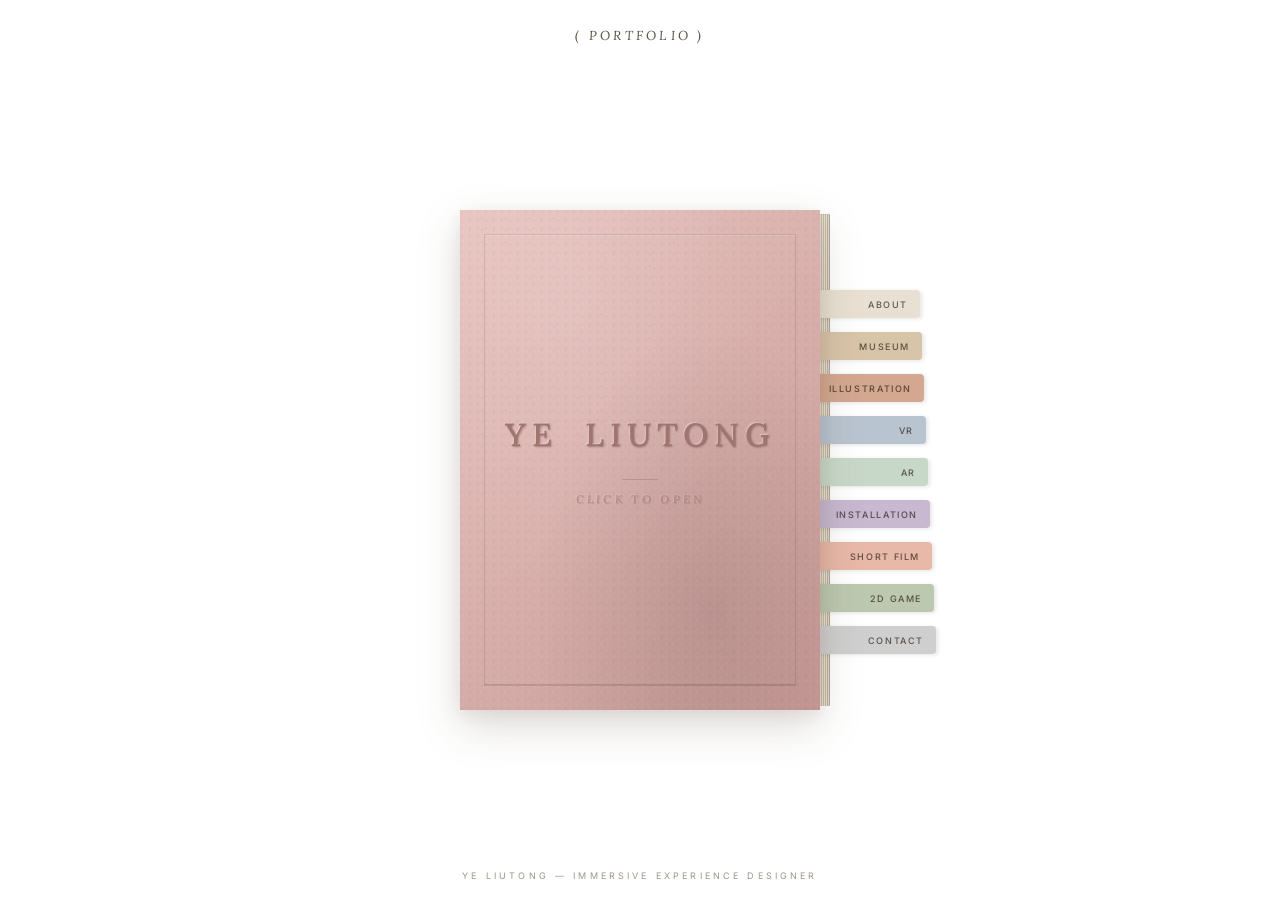
<file: index.html>
<!DOCTYPE html>
<html lang="en">
<head>
<meta charset="UTF-8" />
<meta name="viewport" content="width=device-width, initial-scale=1.0" />
<title>Ye Liutong — Portfolio</title>
<meta name="description" content="Ye Liutong — Immersive Experience Designer. VR, AR, museum digitization, and tactile design for accessibility." />

<link rel="preconnect" href="https://fonts.googleapis.com" />
<link rel="preconnect" href="https://fonts.gstatic.com" crossorigin />
<link href="https://fonts.googleapis.com/css2?family=Lora:ital,wght@0,400;0,500;0,600;0,700;1,400;1,500&family=Inter:wght@400;500;600&display=swap" rel="stylesheet" />

<link rel="stylesheet" href="style.css" />
</head>
<body>

<!-- Mobile / tablet block: shown ONLY on screens < 900px wide. Hides the rest of the site. -->
<div class="mobile-block" aria-hidden="false">
  <p>For the best experience, please open this portfolio on a desktop browser.</p>
</div>

<header class="top-header" aria-hidden="true">
  <span id="current-chapter">( PORTFOLIO )</span>
</header>

<main class="stage">
  <div class="book-shell" id="book-shell">

    <!-- Vertical paper-stack stripes simulating book thickness on left and right -->
    <div class="side-edges-left"  aria-hidden="true"></div>
    <div class="side-edges-right" aria-hidden="true"></div>

    <!-- Always-visible tab strips on the LEFT (already-turned chapters) and RIGHT (upcoming) -->
    <nav class="tab-strip tab-strip--left"  id="tabs-left"  aria-label="Earlier chapters"></nav>
    <nav class="tab-strip tab-strip--right" id="tabs-right" aria-label="Upcoming chapters"></nav>

    <div id="book" class="book"></div>

  </div>
</main>

<footer class="bottom-credit" aria-hidden="true">
  <span>YE LIUTONG &mdash; IMMERSIVE EXPERIENCE DESIGNER</span>
</footer>

<script src="page-flip.browser.js"></script>
<script src="script.js"></script>
</body>
</html>
</file>
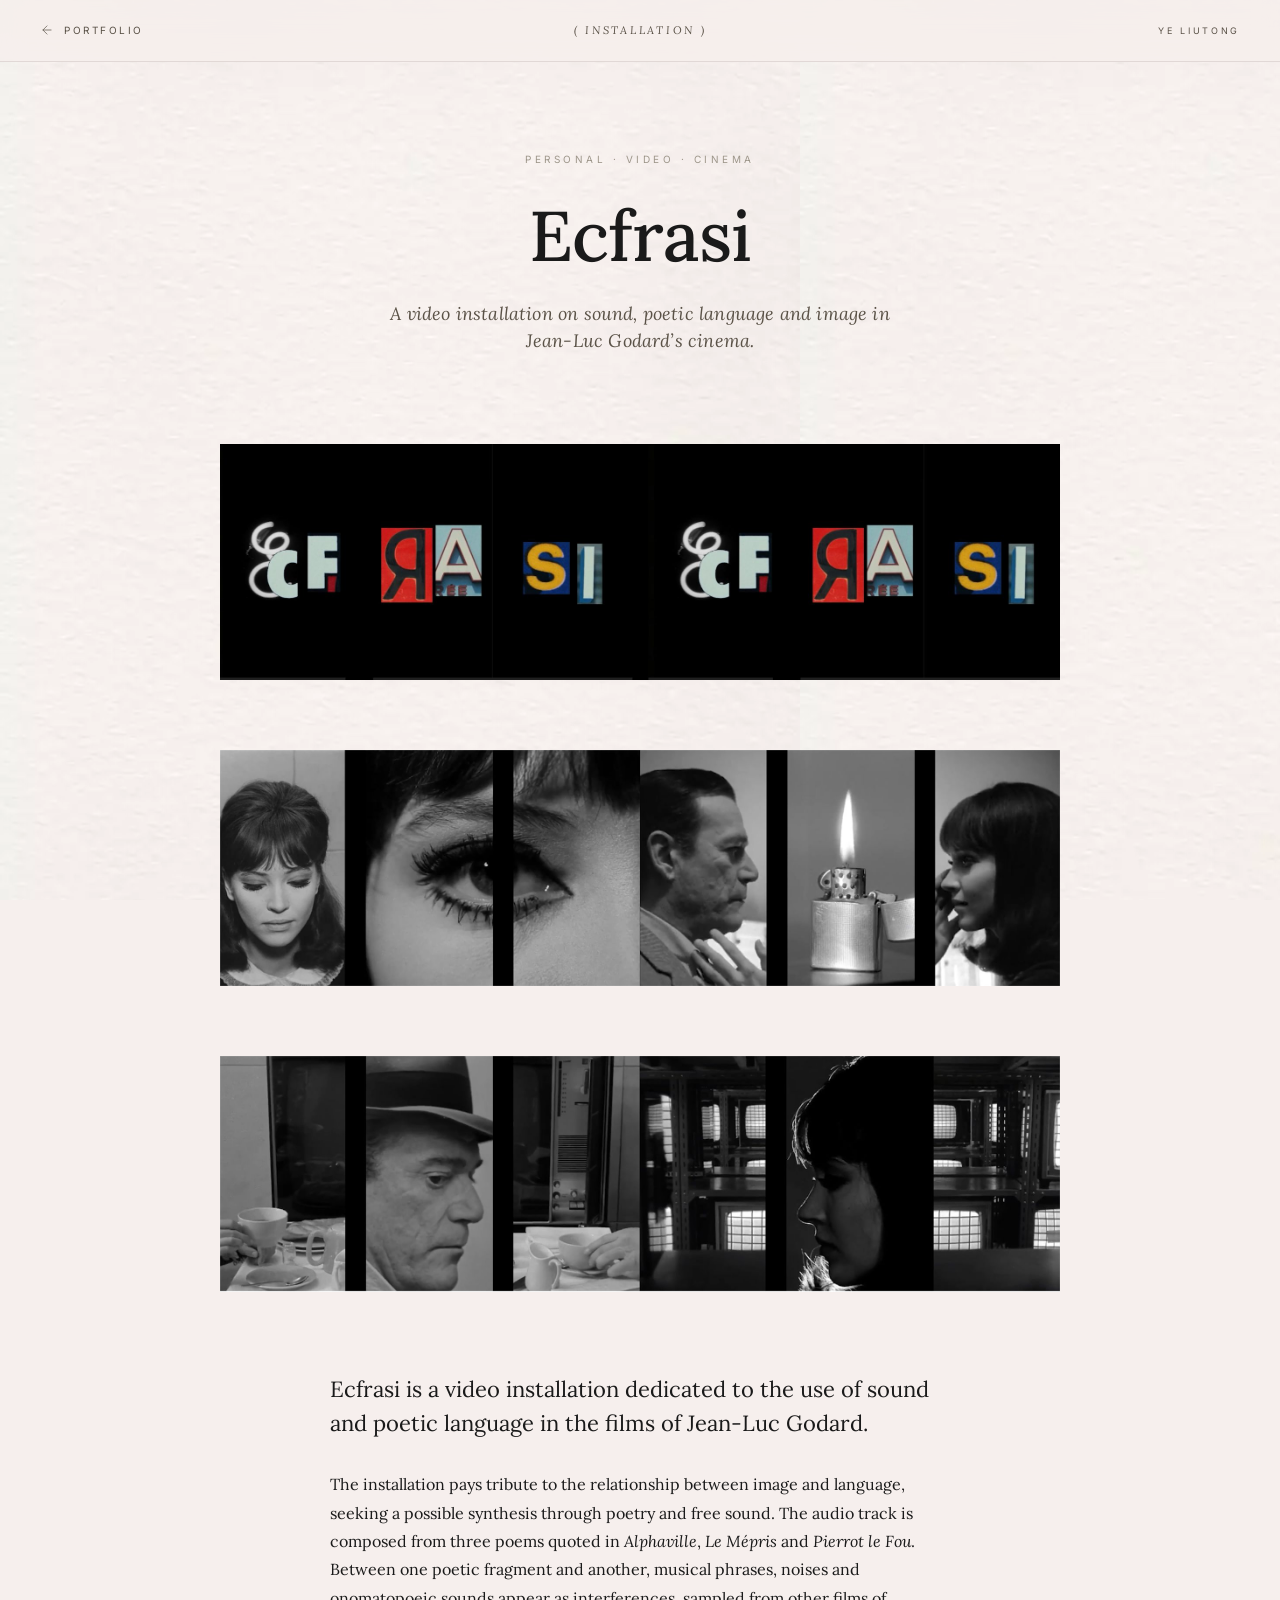
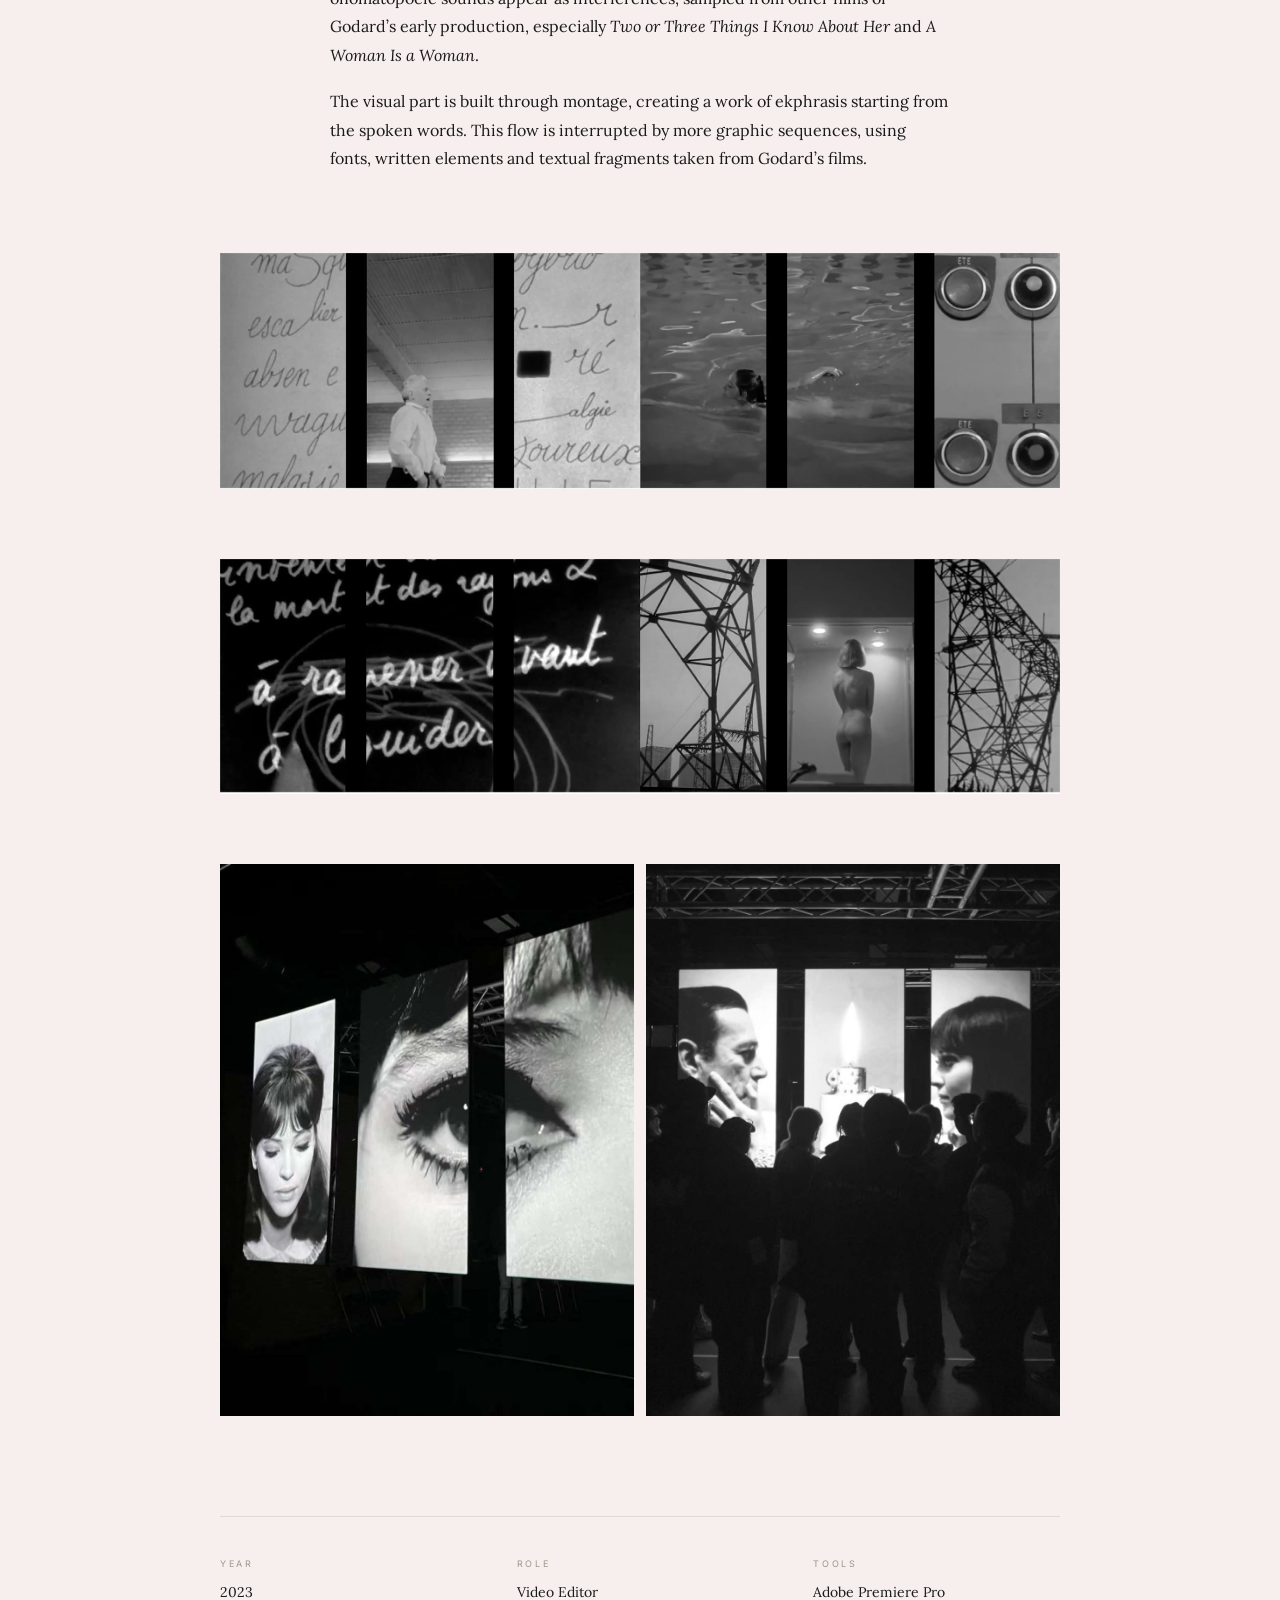
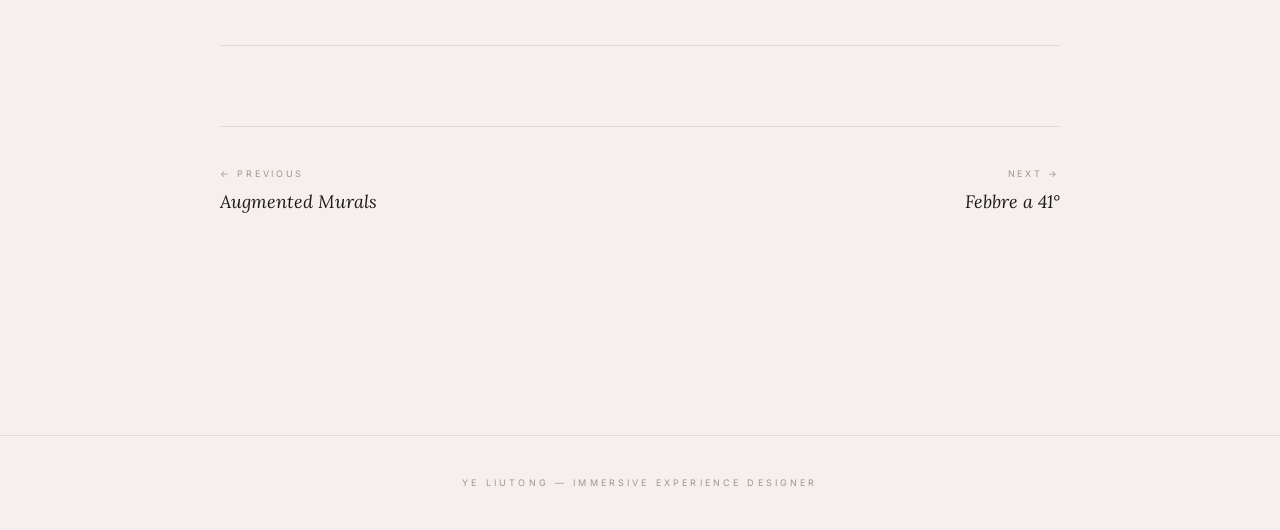
<file: projects/ecfrasi.html>
<!DOCTYPE html>
<html lang="en">
<head>
<meta charset="UTF-8" />
<meta name="viewport" content="width=device-width, initial-scale=1.0" />
<title>Ecfrasi — Ye Liutong</title>

<link rel="preconnect" href="https://fonts.googleapis.com" />
<link rel="preconnect" href="https://fonts.gstatic.com" crossorigin />
<link href="https://fonts.googleapis.com/css2?family=Lora:ital,wght@0,400;0,500;0,600;0,700;1,400;1,500&family=Inter:wght@400;500;600&display=swap" rel="stylesheet" />

<link rel="stylesheet" href="project.css" />
</head>
<body>

<!-- Mobile / tablet lockout: shown only when viewport < 900px -->
<div class="mobile-block">
  <p>For the best experience, please open this portfolio on a desktop browser.</p>
</div>


<header class="proj-header">
  <a class="back-link" href="../index.html" aria-label="Back to portfolio">
    <svg viewBox="0 0 24 24" fill="none" stroke="currentColor" stroke-width="1.2" stroke-linecap="round" stroke-linejoin="round" aria-hidden="true">
      <line x1="19" y1="12" x2="5" y2="12"></line>
      <polyline points="12 19 5 12 12 5"></polyline>
    </svg>
    <span>Portfolio</span>
  </a>
  <span class="proj-chapter">( INSTALLATION )</span>
  <span class="proj-author">YE LIUTONG</span>
</header>

<main class="proj-main">


  <section class="proj-hero">
    <div class="proj-meta">Personal · Video · Cinema</div>
    <h1 class="proj-title">Ecfrasi</h1>
    <p class="proj-tagline">A video installation on sound, poetic language and image in Jean-Luc Godard’s cinema.</p>
  </section>


  <figure class="proj-figure proj-figure--single">
    <img src="../images/ecfrasi0.jpg" alt="" />
    
  </figure>

  <figure class="proj-figure proj-figure--single">
    <img src="../images/ecfrasi1.jpg" alt="" />
    
  </figure>

  <figure class="proj-figure proj-figure--single">
    <img src="../images/ecfrasi2.jpg" alt="" />
    
  </figure>
<section class="proj-body"><p class="lede">Ecfrasi is a video installation dedicated to the use of sound and poetic language in the films of Jean-Luc Godard.</p><p>The installation pays tribute to the relationship between image and language, seeking a possible synthesis through poetry and free sound. The audio track is composed from three poems quoted in <em>Alphaville</em>, <em>Le Mépris</em> and <em>Pierrot le Fou</em>. Between one poetic fragment and another, musical phrases, noises and onomatopoeic sounds appear as interferences, sampled from other films of Godard&rsquo;s early production, especially <em>Two or Three Things I Know About Her</em> and <em>A Woman Is a Woman</em>.</p><p>The visual part is built through montage, creating a work of ekphrasis starting from the spoken words. This flow is interrupted by more graphic sequences, using fonts, written elements and textual fragments taken from Godard&rsquo;s films.</p></section>

  <figure class="proj-figure proj-figure--single">
    <img src="../images/ecfrasi3.jpg" alt="" />
    
  </figure>

  <figure class="proj-figure proj-figure--single">
    <img src="../images/ecfrasi4.jpg" alt="" />
    
  </figure>

  <figure class="proj-figure proj-figure--row cols-2 ratio-3-4 has-ratio">
    <img src="../images/ecfrasiInstallation1.jpg" alt="" />
      <img src="../images/ecfrasiInstallation2.jpg" alt="" />
    
  </figure>


  <aside class="proj-meta-block">
    
    <div>
      <div class="meta-key">Year</div>
      <div class="meta-val">2023</div>
    </div>
    <div>
      <div class="meta-key">Role</div>
      <ul class="meta-list"><li>Video Editor</li></ul>
    </div>
    <div>
      <div class="meta-key">Tools</div>
      <ul class="meta-list"><li>Adobe Premiere Pro</li></ul>
    </div>
  </aside>


  <nav class="proj-nav" aria-label="Project navigation">
    
    <a class="nav-prev" href="augmented-murals.html">
      <span class="nav-label">← Previous</span>
      <span class="nav-title">Augmented Murals</span>
    </a>
    
    <a class="nav-next" href="febbre-41.html">
      <span class="nav-label">Next →</span>
      <span class="nav-title">Febbre a 41°</span>
    </a>
  </nav>

</main>


<footer class="proj-footer">
  <span>YE LIUTONG &mdash; IMMERSIVE EXPERIENCE DESIGNER</span>
</footer>

</body>
</html>
</file>
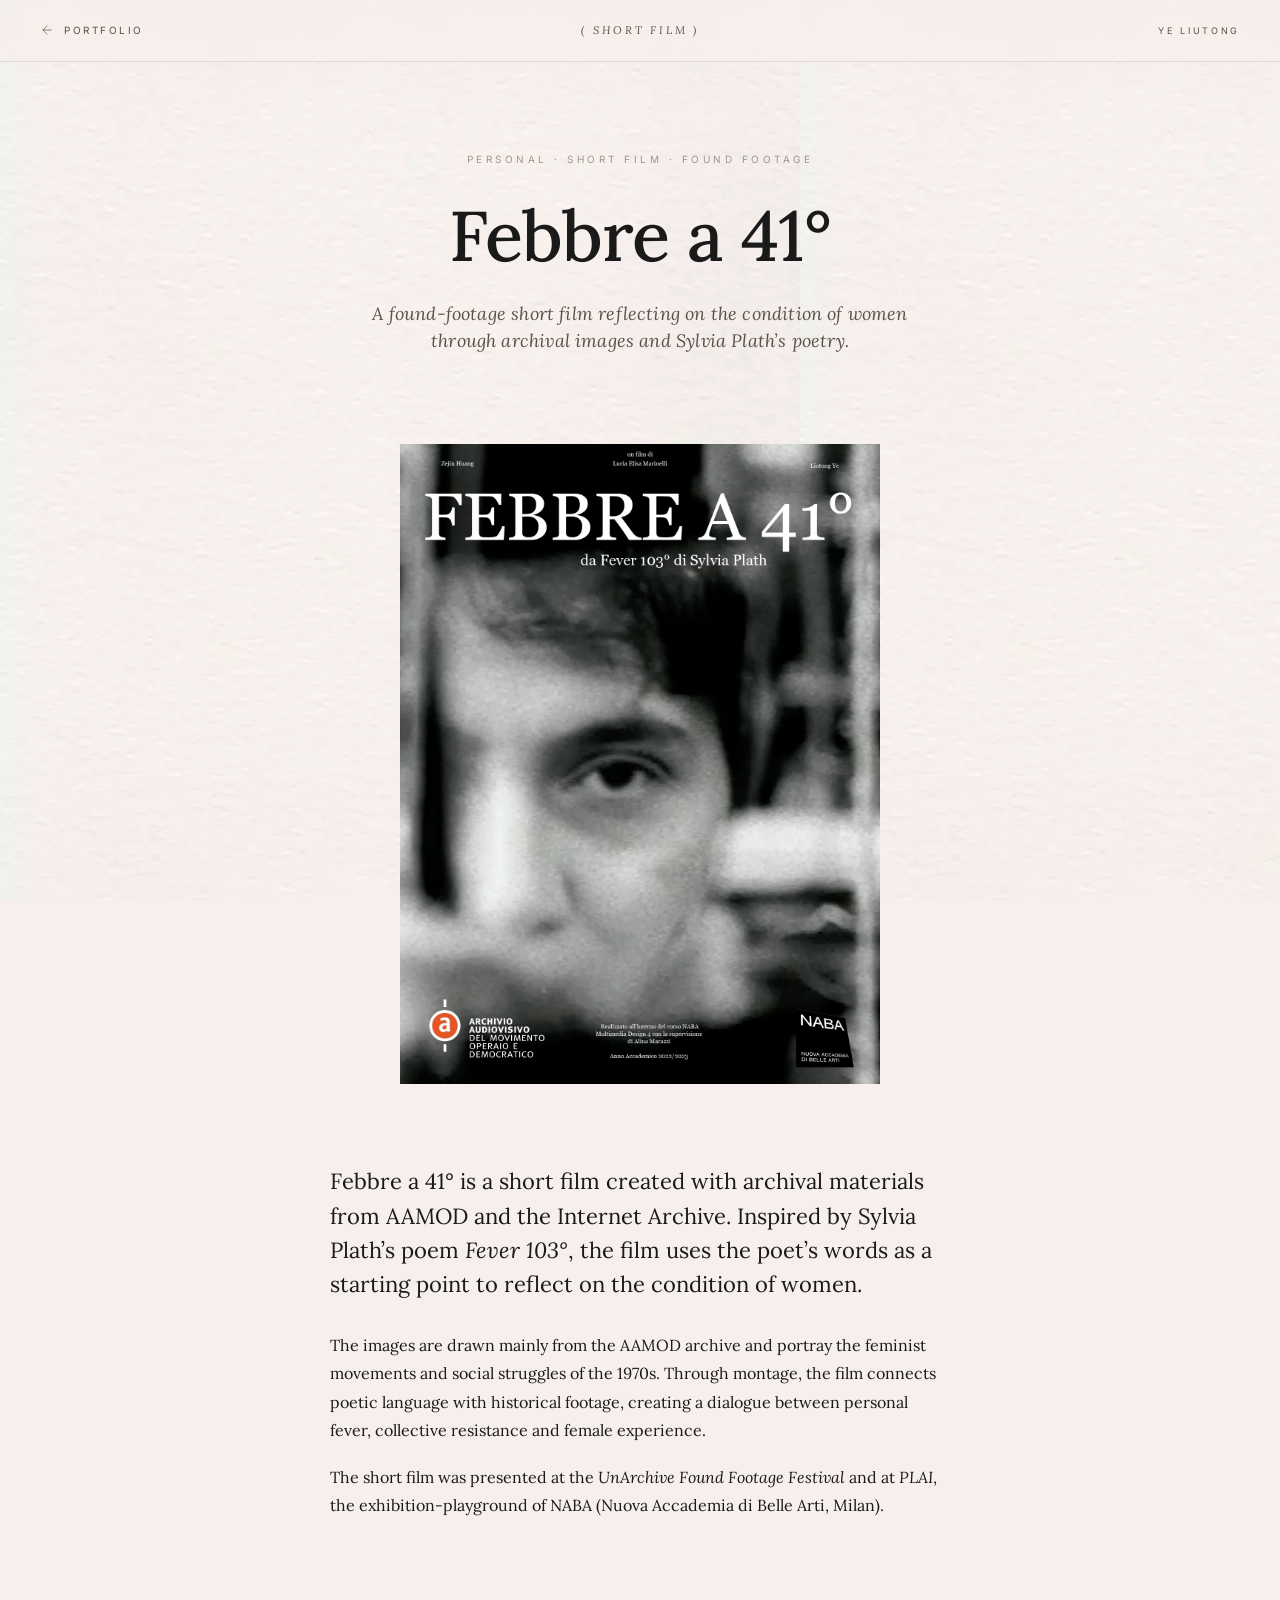
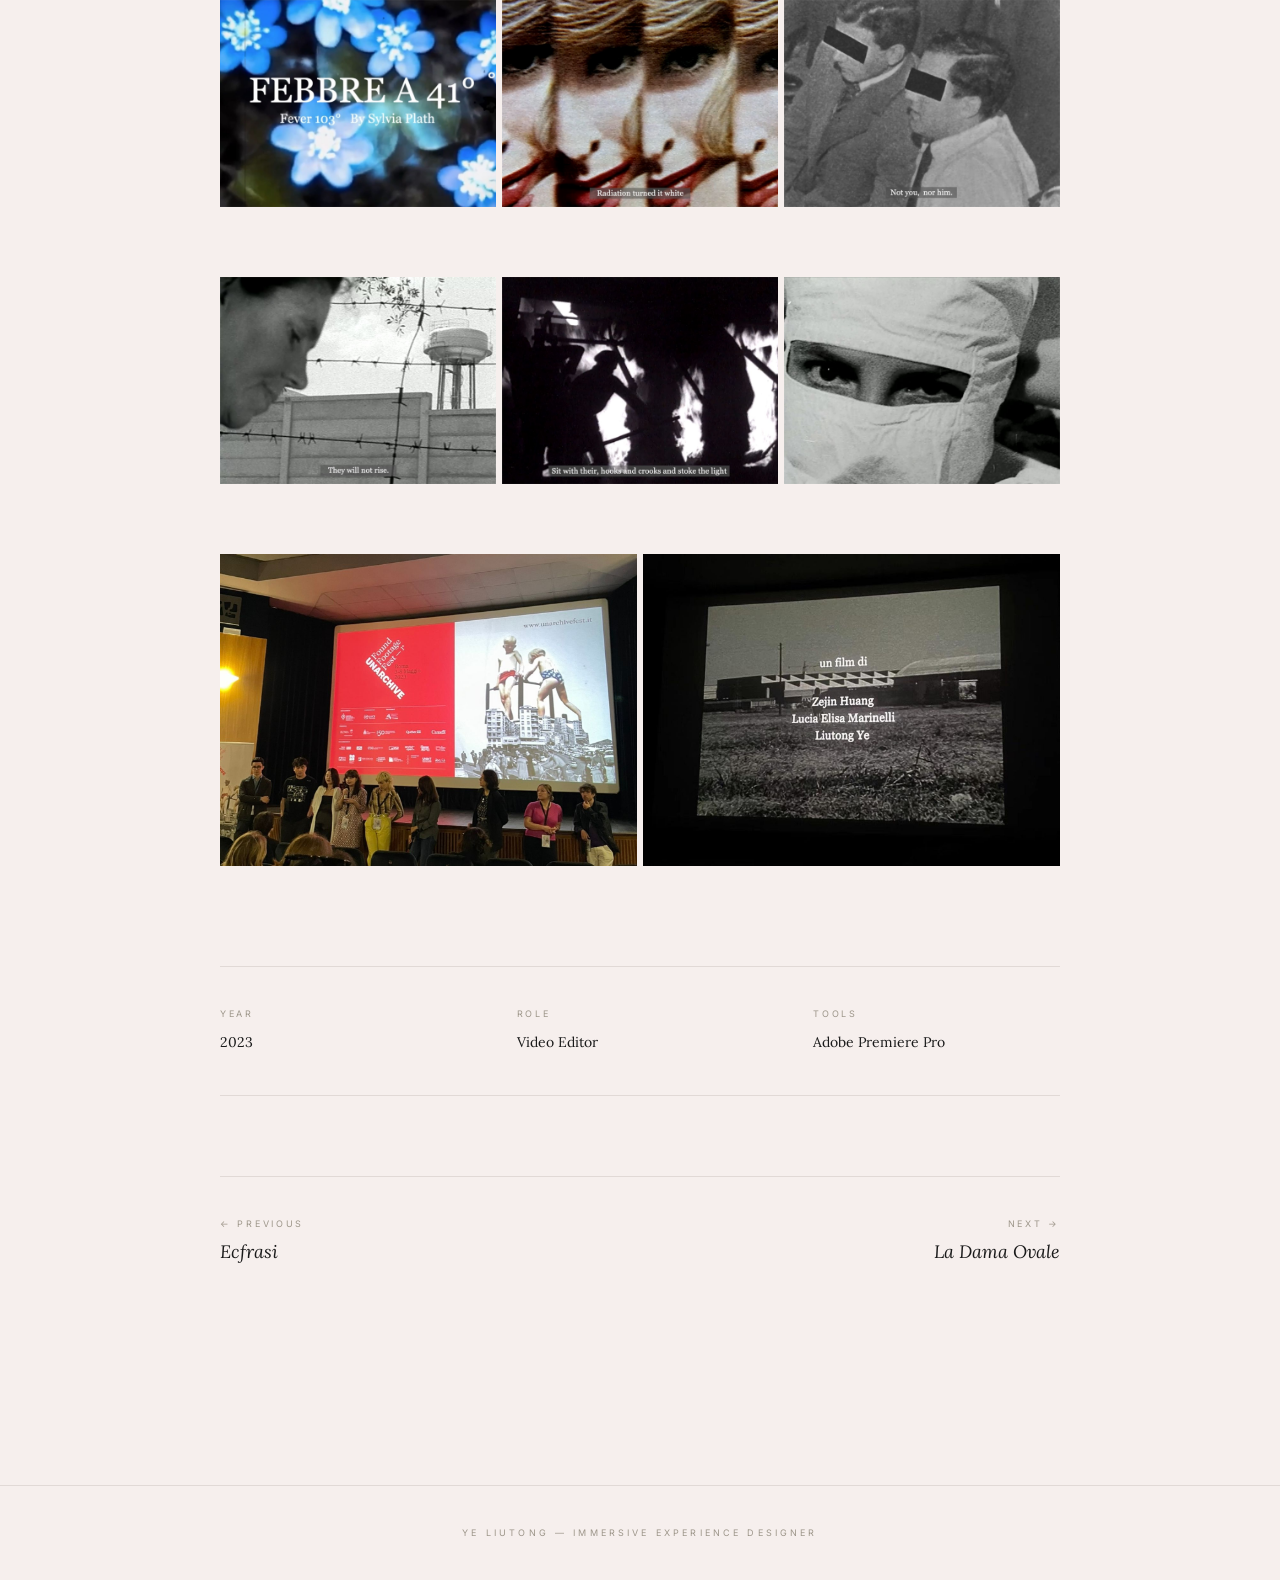
<file: projects/febbre-41.html>
<!DOCTYPE html>
<html lang="en">
<head>
<meta charset="UTF-8" />
<meta name="viewport" content="width=device-width, initial-scale=1.0" />
<title>Febbre a 41° — Ye Liutong</title>

<link rel="preconnect" href="https://fonts.googleapis.com" />
<link rel="preconnect" href="https://fonts.gstatic.com" crossorigin />
<link href="https://fonts.googleapis.com/css2?family=Lora:ital,wght@0,400;0,500;0,600;0,700;1,400;1,500&family=Inter:wght@400;500;600&display=swap" rel="stylesheet" />

<link rel="stylesheet" href="project.css" />
</head>
<body>

<!-- Mobile / tablet lockout: shown only when viewport < 900px -->
<div class="mobile-block">
  <p>For the best experience, please open this portfolio on a desktop browser.</p>
</div>


<header class="proj-header">
  <a class="back-link" href="../index.html" aria-label="Back to portfolio">
    <svg viewBox="0 0 24 24" fill="none" stroke="currentColor" stroke-width="1.2" stroke-linecap="round" stroke-linejoin="round" aria-hidden="true">
      <line x1="19" y1="12" x2="5" y2="12"></line>
      <polyline points="12 19 5 12 12 5"></polyline>
    </svg>
    <span>Portfolio</span>
  </a>
  <span class="proj-chapter">( SHORT FILM )</span>
  <span class="proj-author">YE LIUTONG</span>
</header>

<main class="proj-main">


  <section class="proj-hero">
    <div class="proj-meta">Personal · Short Film · Found Footage</div>
    <h1 class="proj-title">Febbre a 41°</h1>
    <p class="proj-tagline">A found-footage short film reflecting on the condition of women through archival images and Sylvia Plath’s poetry.</p>
  </section>


  <figure class="proj-figure proj-figure--portrait ratio-3-4 has-ratio scale-75">
    <img src="../images/poster.jpg" alt="" />
    
  </figure>
<section class="proj-body"><p class="lede">Febbre a 41° is a short film created with archival materials from AAMOD and the Internet Archive. Inspired by Sylvia Plath&rsquo;s poem <em>Fever 103°</em>, the film uses the poet&rsquo;s words as a starting point to reflect on the condition of women.</p><p>The images are drawn mainly from the AAMOD archive and portray the feminist movements and social struggles of the 1970s. Through montage, the film connects poetic language with historical footage, creating a dialogue between personal fever, collective resistance and female experience.</p><p>The short film was presented at the <em>UnArchive Found Footage Festival</em> and at <em>PLAI</em>, the exhibition-playground of NABA (Nuova Accademia di Belle Arti, Milan).</p></section>

  <figure class="proj-figure proj-figure--row cols-3 ratio-4-3 has-ratio tight">
    <img src="../images/febbre1.jpg" alt="" />
      <img src="../images/febbre2.jpg" alt="" />
      <img src="../images/febbre3.jpg" alt="" />
    
  </figure>

  <figure class="proj-figure proj-figure--row cols-3 ratio-4-3 has-ratio tight">
    <img src="../images/febbre4.jpg" alt="" />
      <img src="../images/febbre5.jpg" alt="" />
      <img src="../images/febbre6.jpg" alt="" />
    
  </figure>

  <figure class="proj-figure proj-figure--row cols-2 ratio-4-3 has-ratio tight">
    <img src="../images/cinema1.jpg" alt="" />
      <img src="../images/cinema2.jpg" alt="" />
    
  </figure>


  <aside class="proj-meta-block">
    
    <div>
      <div class="meta-key">Year</div>
      <div class="meta-val">2023</div>
    </div>
    <div>
      <div class="meta-key">Role</div>
      <ul class="meta-list"><li>Video Editor</li></ul>
    </div>
    <div>
      <div class="meta-key">Tools</div>
      <ul class="meta-list"><li>Adobe Premiere Pro</li></ul>
    </div>
  </aside>


  <nav class="proj-nav" aria-label="Project navigation">
    
    <a class="nav-prev" href="ecfrasi.html">
      <span class="nav-label">← Previous</span>
      <span class="nav-title">Ecfrasi</span>
    </a>
    
    <a class="nav-next" href="la-dama-ovale.html">
      <span class="nav-label">Next →</span>
      <span class="nav-title">La Dama Ovale</span>
    </a>
  </nav>

</main>


<footer class="proj-footer">
  <span>YE LIUTONG &mdash; IMMERSIVE EXPERIENCE DESIGNER</span>
</footer>

</body>
</html>
</file>
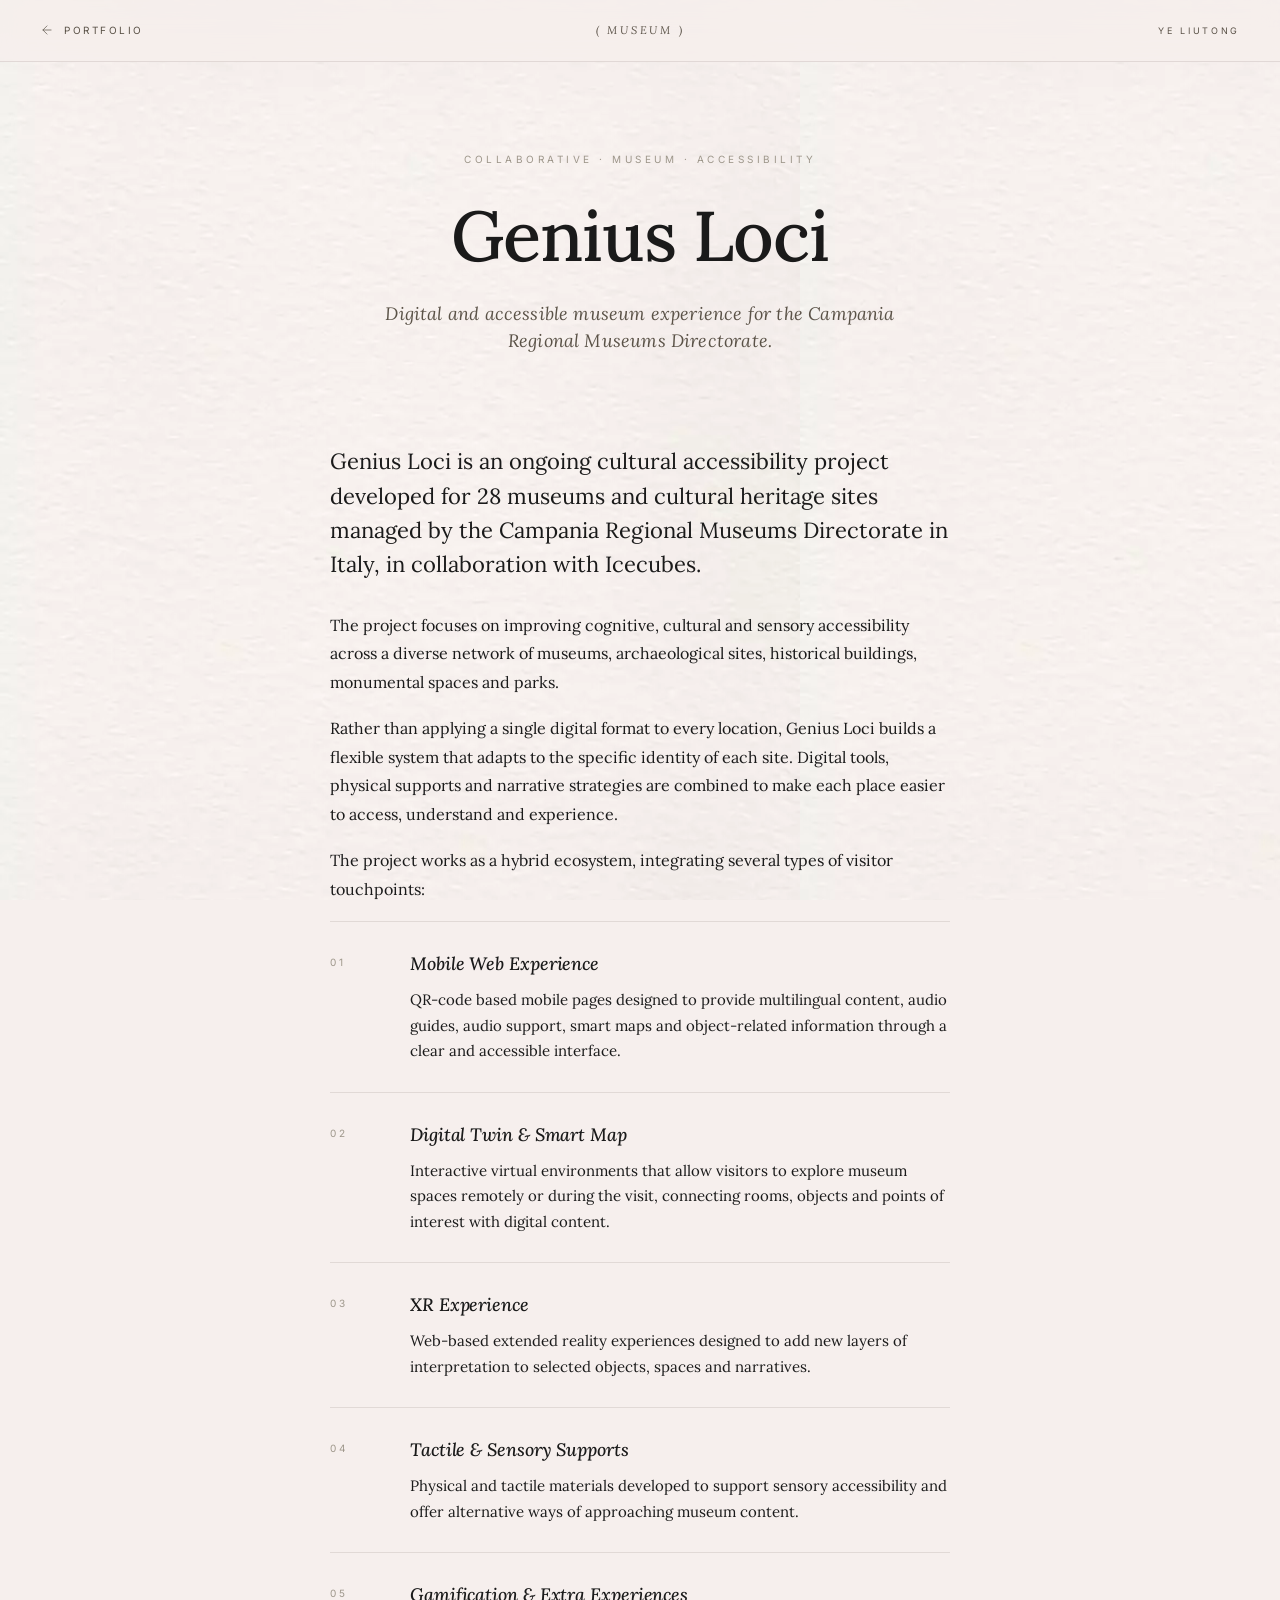
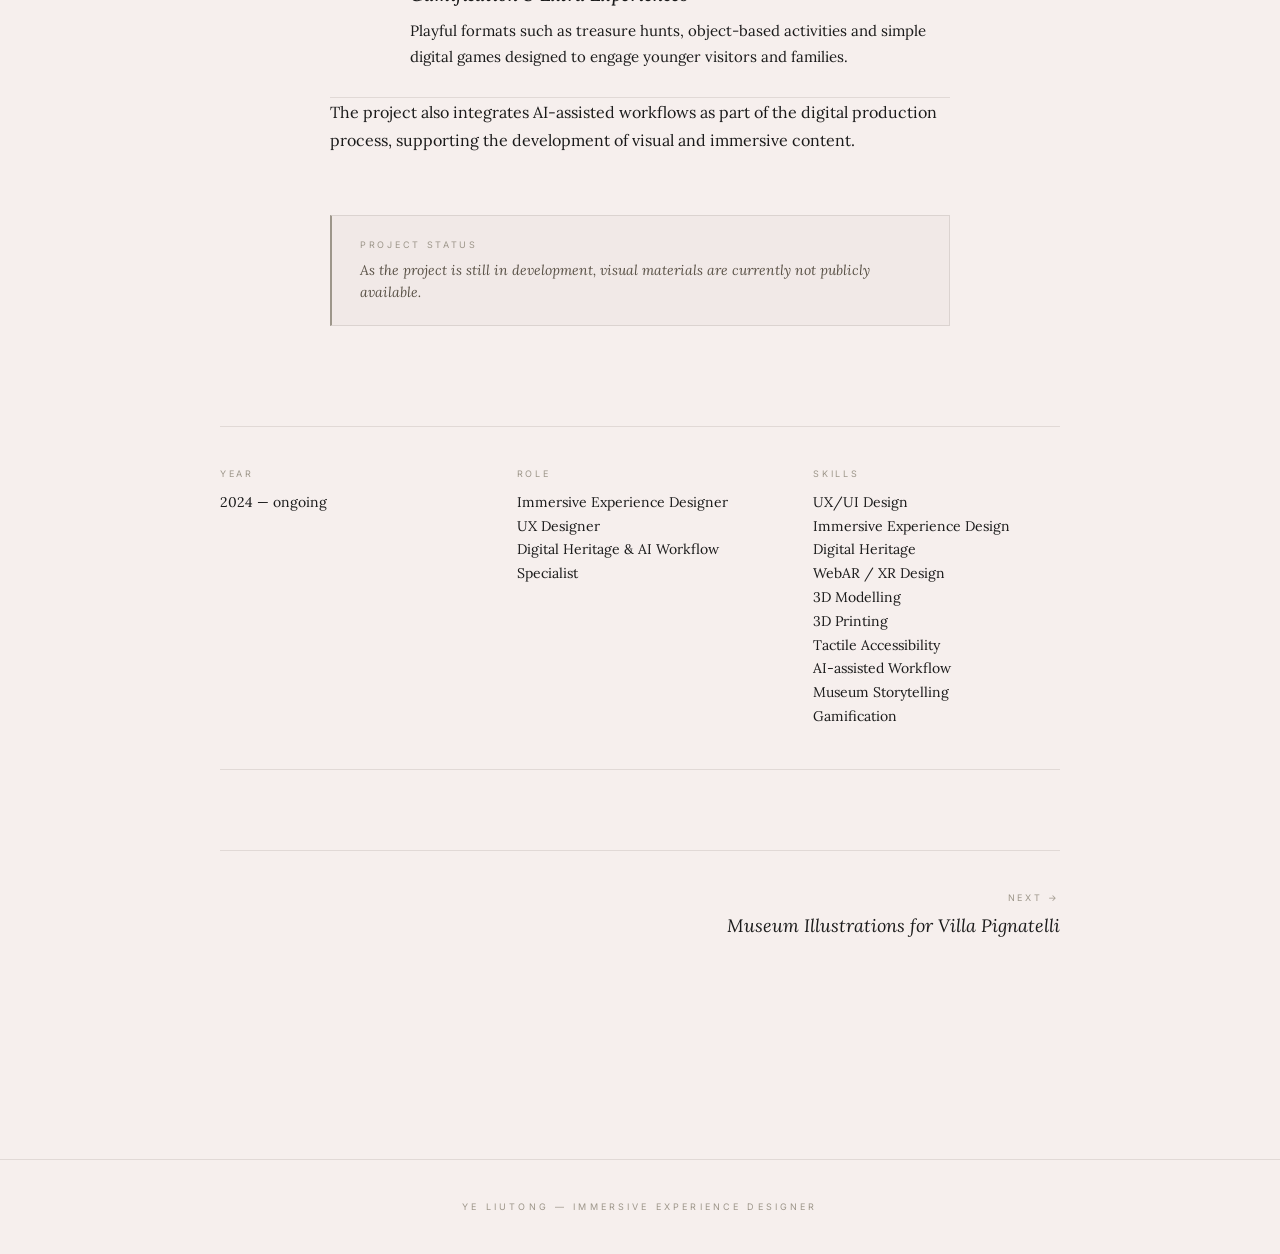
<file: projects/genius-loci-text.html>
<!DOCTYPE html>
<html lang="en">
<head>
<meta charset="UTF-8" />
<meta name="viewport" content="width=device-width, initial-scale=1.0" />
<title>Genius Loci — Ye Liutong</title>

<link rel="preconnect" href="https://fonts.googleapis.com" />
<link rel="preconnect" href="https://fonts.gstatic.com" crossorigin />
<link href="https://fonts.googleapis.com/css2?family=Lora:ital,wght@0,400;0,500;0,600;0,700;1,400;1,500&family=Inter:wght@400;500;600&display=swap" rel="stylesheet" />

<link rel="stylesheet" href="project.css" />
</head>
<body>

<!-- Mobile / tablet lockout: shown only when viewport < 900px -->
<div class="mobile-block">
  <p>For the best experience, please open this portfolio on a desktop browser.</p>
</div>


<header class="proj-header">
  <a class="back-link" href="../index.html" aria-label="Back to portfolio">
    <svg viewBox="0 0 24 24" fill="none" stroke="currentColor" stroke-width="1.2" stroke-linecap="round" stroke-linejoin="round" aria-hidden="true">
      <line x1="19" y1="12" x2="5" y2="12"></line>
      <polyline points="12 19 5 12 12 5"></polyline>
    </svg>
    <span>Portfolio</span>
  </a>
  <span class="proj-chapter">( MUSEUM )</span>
  <span class="proj-author">YE LIUTONG</span>
</header>

<main class="proj-main">


  <section class="proj-hero">
    <div class="proj-meta">Collaborative · Museum · Accessibility</div>
    <h1 class="proj-title">Genius Loci</h1>
    <p class="proj-tagline">Digital and accessible museum experience for the Campania Regional Museums Directorate.</p>
  </section>

<section class="proj-body"><p class="lede">Genius Loci is an ongoing cultural accessibility project developed for 28 museums and cultural heritage sites managed by the Campania Regional Museums Directorate in Italy, in collaboration with Icecubes.</p><p>The project focuses on improving cognitive, cultural and sensory accessibility across a diverse network of museums, archaeological sites, historical buildings, monumental spaces and parks.</p><p>Rather than applying a single digital format to every location, Genius Loci builds a flexible system that adapts to the specific identity of each site. Digital tools, physical supports and narrative strategies are combined to make each place easier to access, understand and experience.</p><p>The project works as a hybrid ecosystem, integrating several types of visitor touchpoints:</p></section>

  <ol class="proj-modules">
    
    <li>
      <div class="proj-module-num">01</div>
      <div class="proj-module-body">
        <h3>Mobile Web Experience</h3>
        <p>QR-code based mobile pages designed to provide multilingual content, audio guides, audio support, smart maps and object-related information through a clear and accessible interface.</p>
      </div>
    </li>
    <li>
      <div class="proj-module-num">02</div>
      <div class="proj-module-body">
        <h3>Digital Twin &amp; Smart Map</h3>
        <p>Interactive virtual environments that allow visitors to explore museum spaces remotely or during the visit, connecting rooms, objects and points of interest with digital content.</p>
      </div>
    </li>
    <li>
      <div class="proj-module-num">03</div>
      <div class="proj-module-body">
        <h3>XR Experience</h3>
        <p>Web-based extended reality experiences designed to add new layers of interpretation to selected objects, spaces and narratives.</p>
      </div>
    </li>
    <li>
      <div class="proj-module-num">04</div>
      <div class="proj-module-body">
        <h3>Tactile &amp; Sensory Supports</h3>
        <p>Physical and tactile materials developed to support sensory accessibility and offer alternative ways of approaching museum content.</p>
      </div>
    </li>
    <li>
      <div class="proj-module-num">05</div>
      <div class="proj-module-body">
        <h3>Gamification &amp; Extra Experiences</h3>
        <p>Playful formats such as treasure hunts, object-based activities and simple digital games designed to engage younger visitors and families.</p>
      </div>
    </li>
  </ol>
<section class="proj-body"><p>The project also integrates AI-assisted workflows as part of the digital production process, supporting the development of visual and immersive content.</p></section>

  <aside class="proj-notice">
    <span class="proj-notice-label">Project Status</span>
    As the project is still in development, visual materials are currently not publicly available.
  </aside>


  <aside class="proj-meta-block">
    
    <div>
      <div class="meta-key">Year</div>
      <div class="meta-val">2024 — ongoing</div>
    </div>
    <div>
      <div class="meta-key">Role</div>
      <ul class="meta-list"><li>Immersive Experience Designer</li><li>UX Designer</li><li>Digital Heritage &amp; AI Workflow Specialist</li></ul>
    </div>
    <div>
      <div class="meta-key">Skills</div>
      <ul class="meta-list"><li>UX/UI Design</li><li>Immersive Experience Design</li><li>Digital Heritage</li><li>WebAR / XR Design</li><li>3D Modelling</li><li>3D Printing</li><li>Tactile Accessibility</li><li>AI-assisted Workflow</li><li>Museum Storytelling</li><li>Gamification</li></ul>
    </div>
  </aside>


  <nav class="proj-nav" aria-label="Project navigation">
    <div></div>
    
    <a class="nav-next" href="villa-pignatelli.html">
      <span class="nav-label">Next →</span>
      <span class="nav-title">Museum Illustrations for Villa Pignatelli</span>
    </a>
  </nav>

</main>


<footer class="proj-footer">
  <span>YE LIUTONG &mdash; IMMERSIVE EXPERIENCE DESIGNER</span>
</footer>

</body>
</html>
</file>
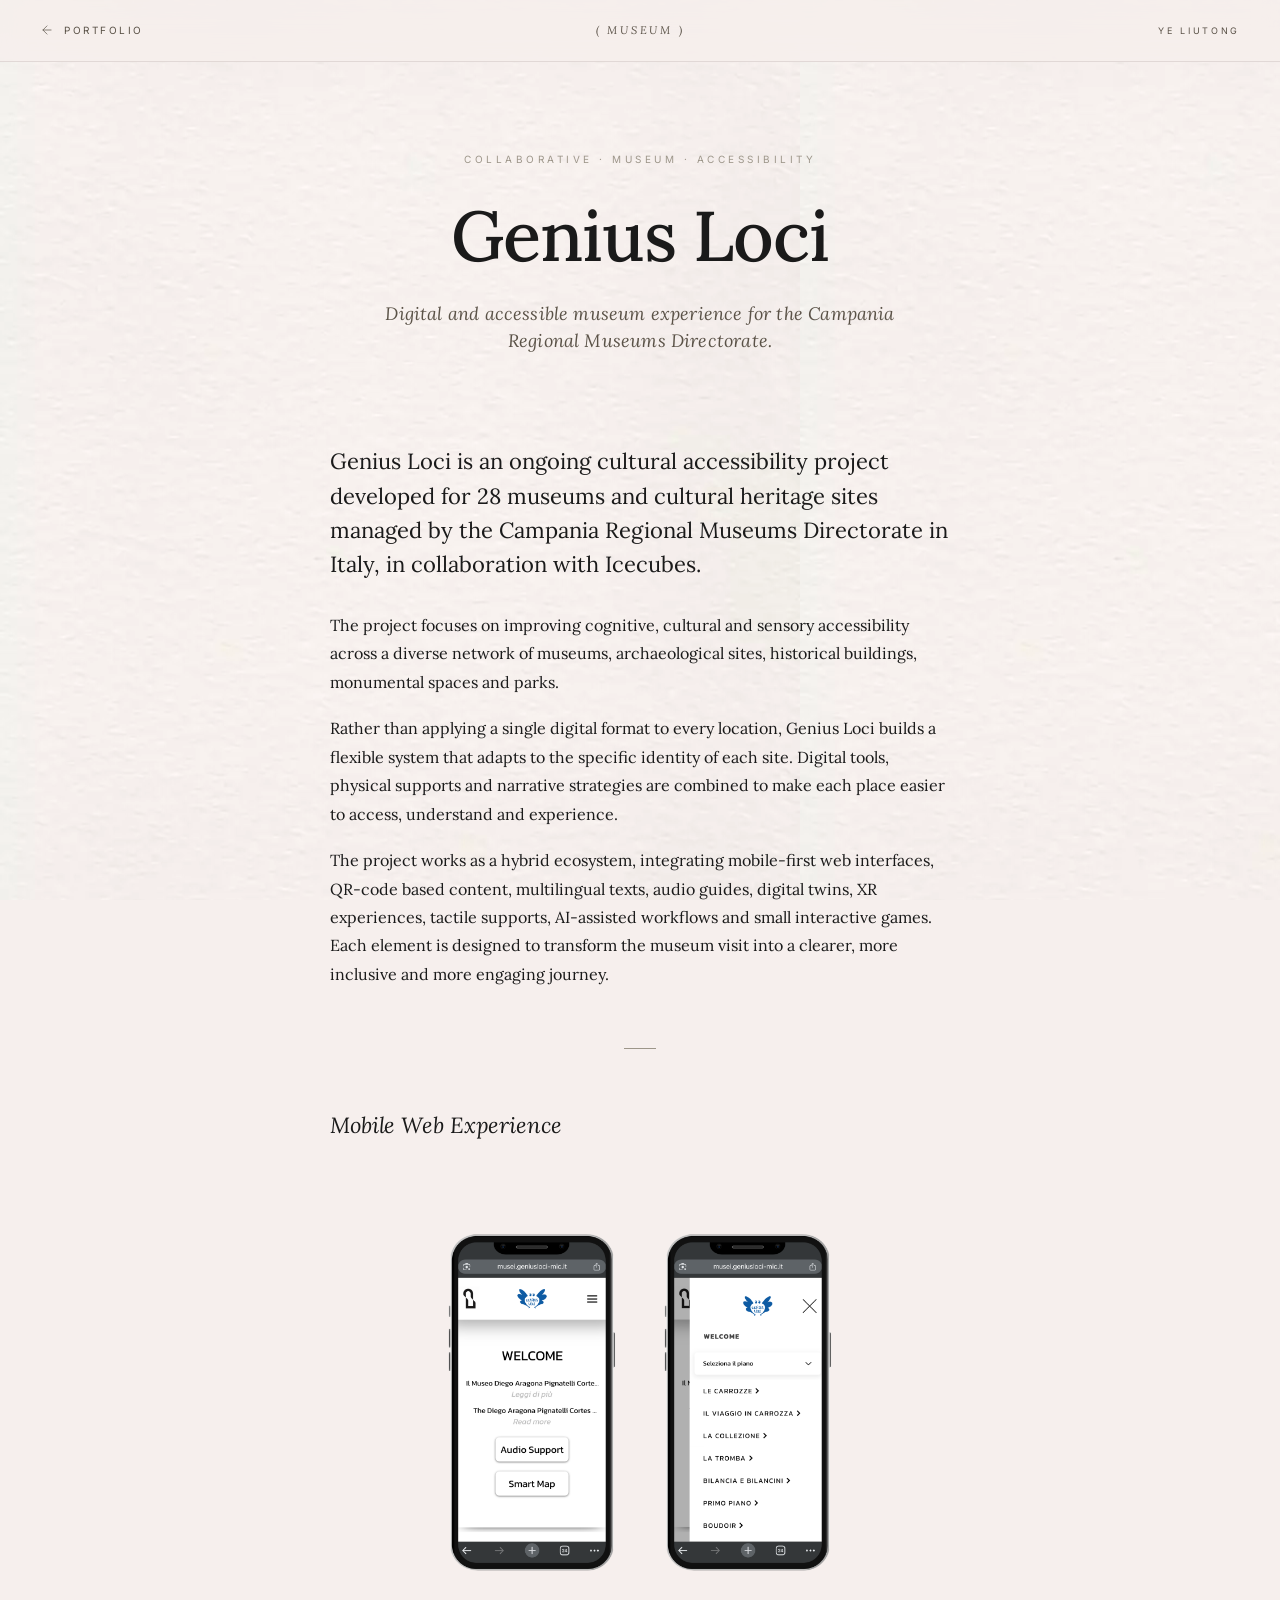
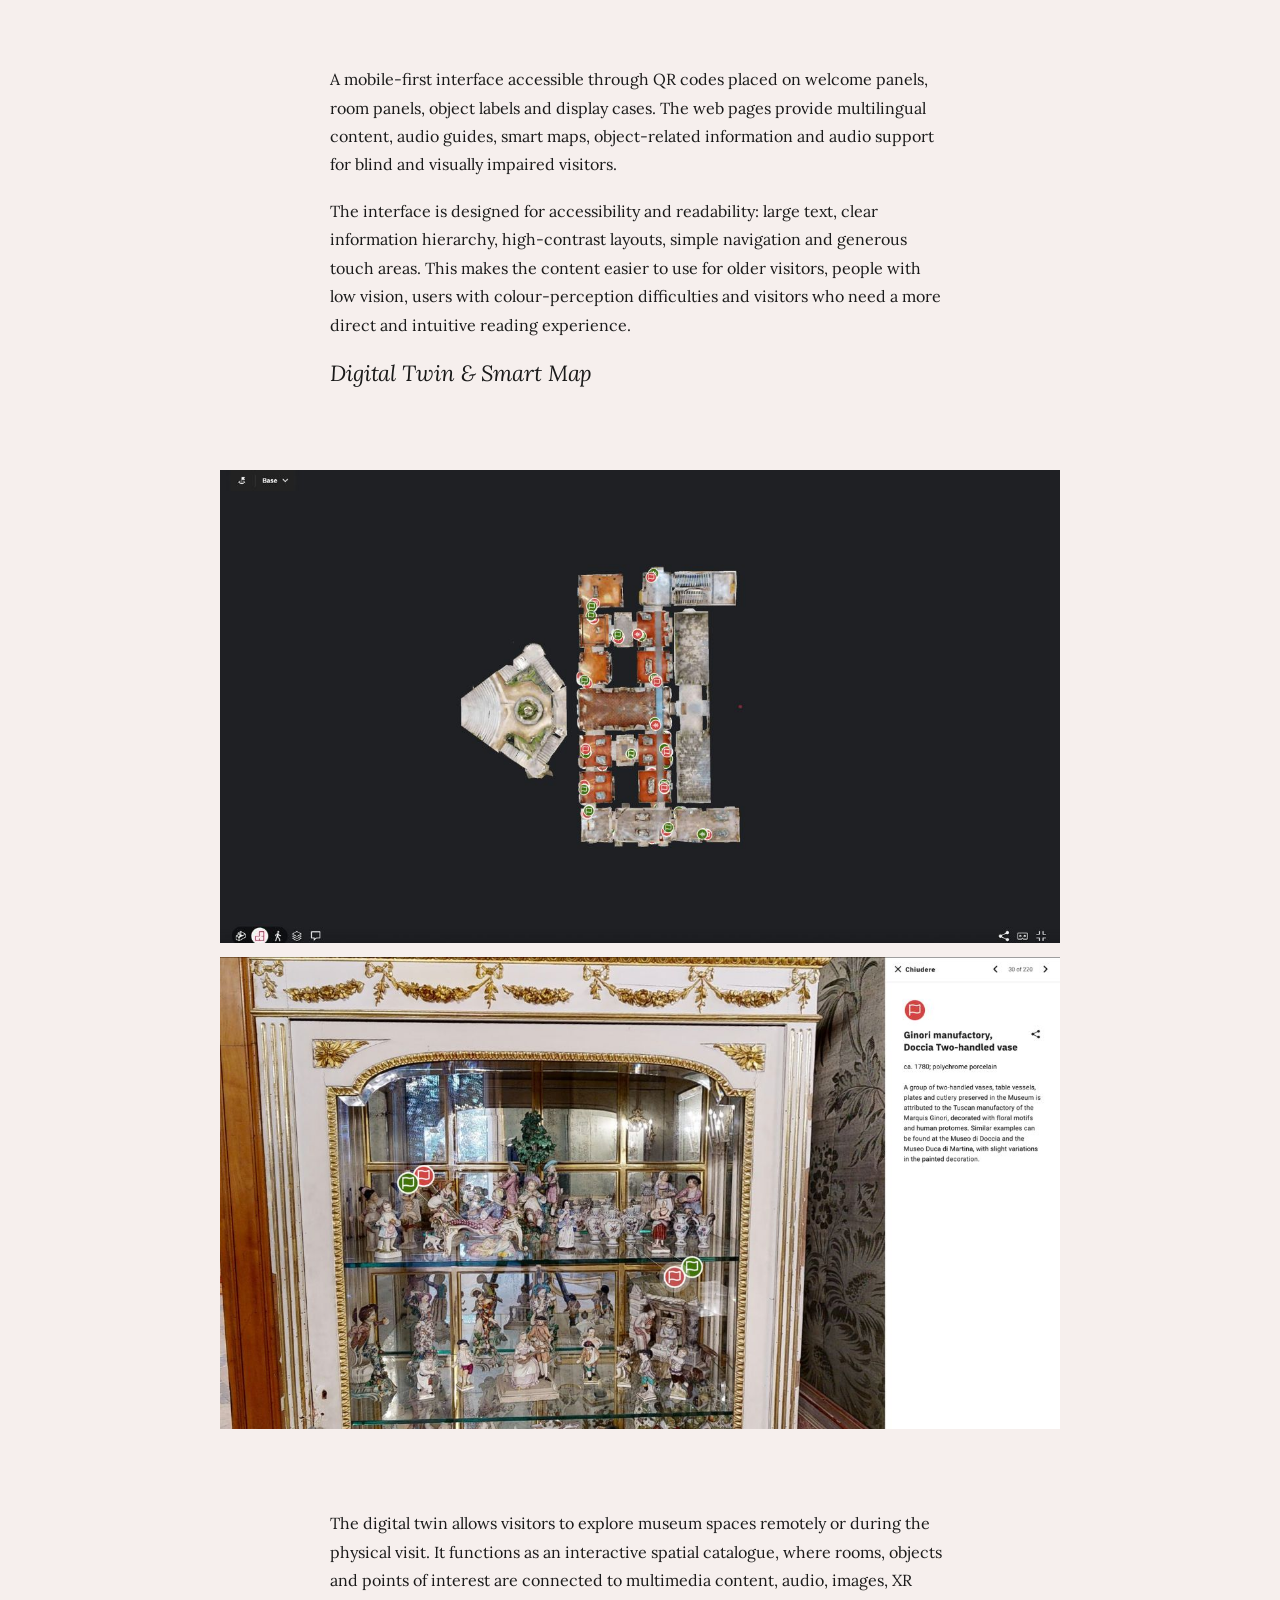
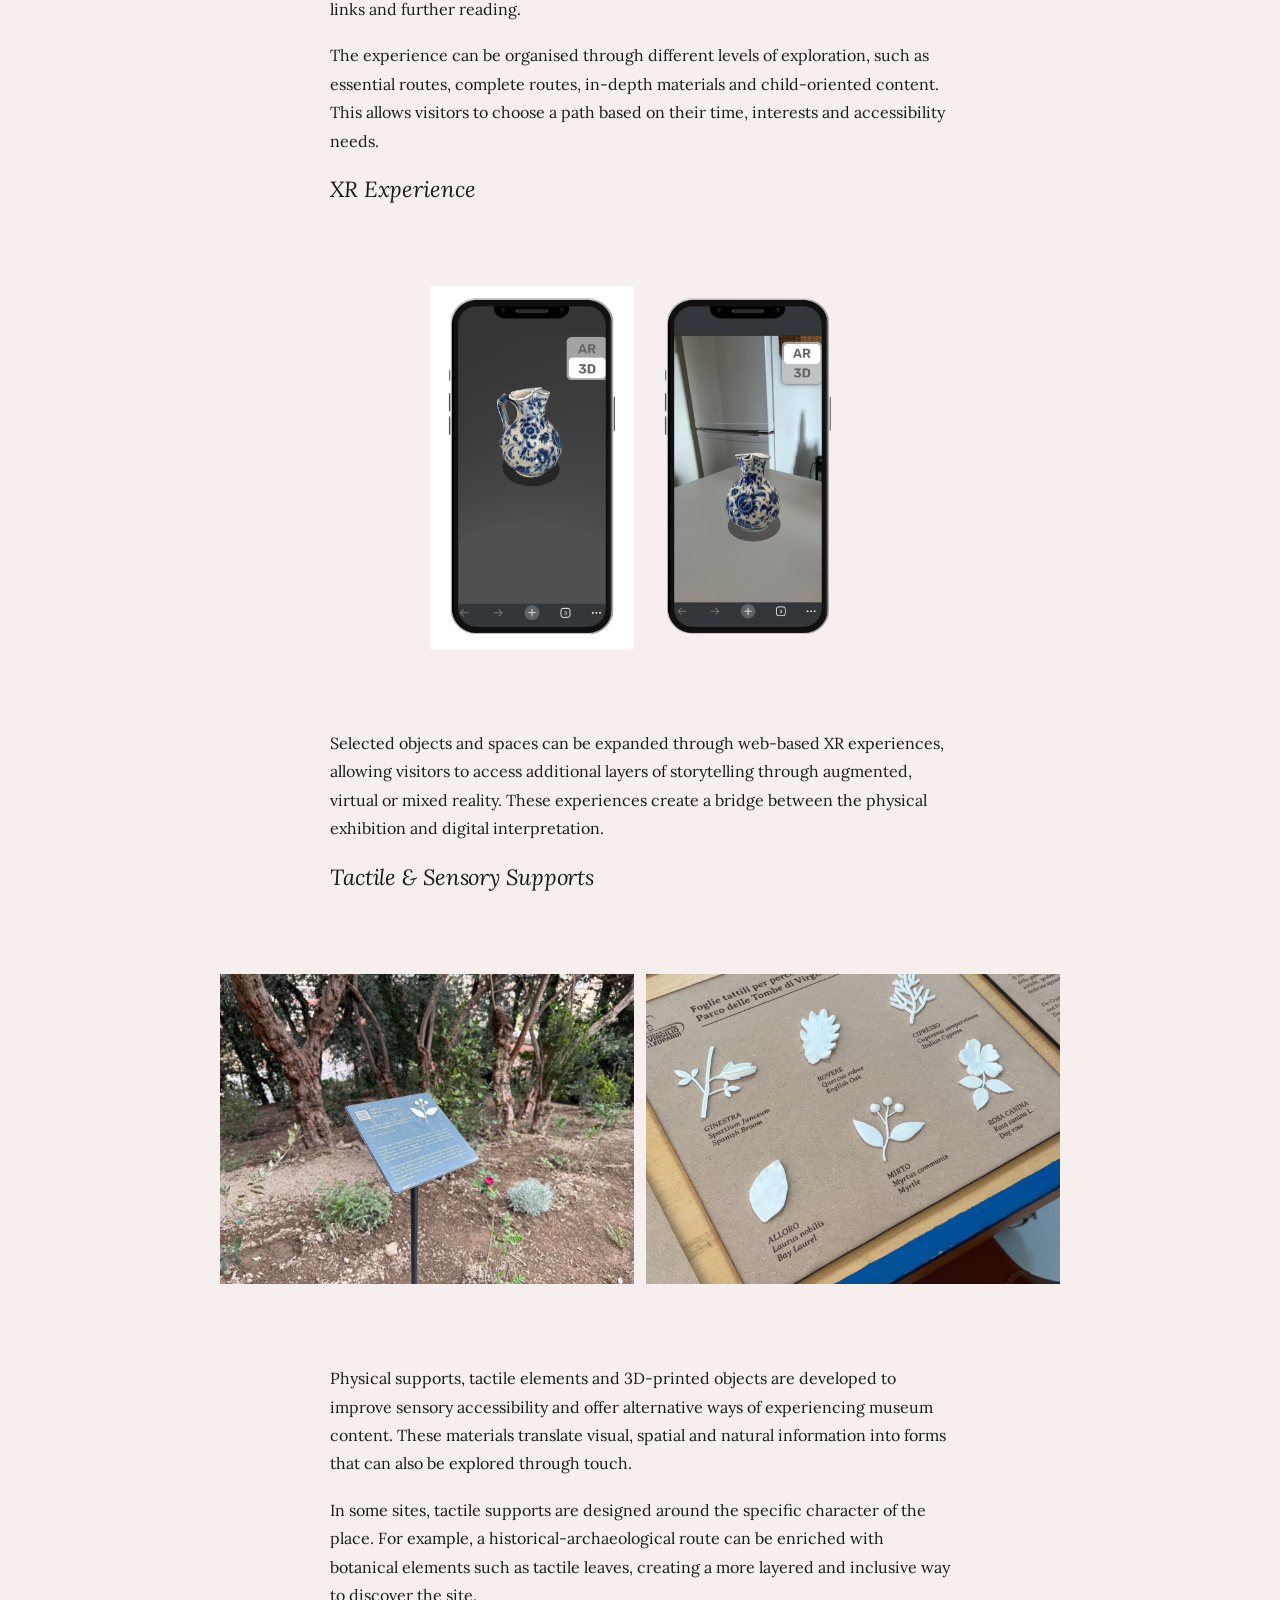
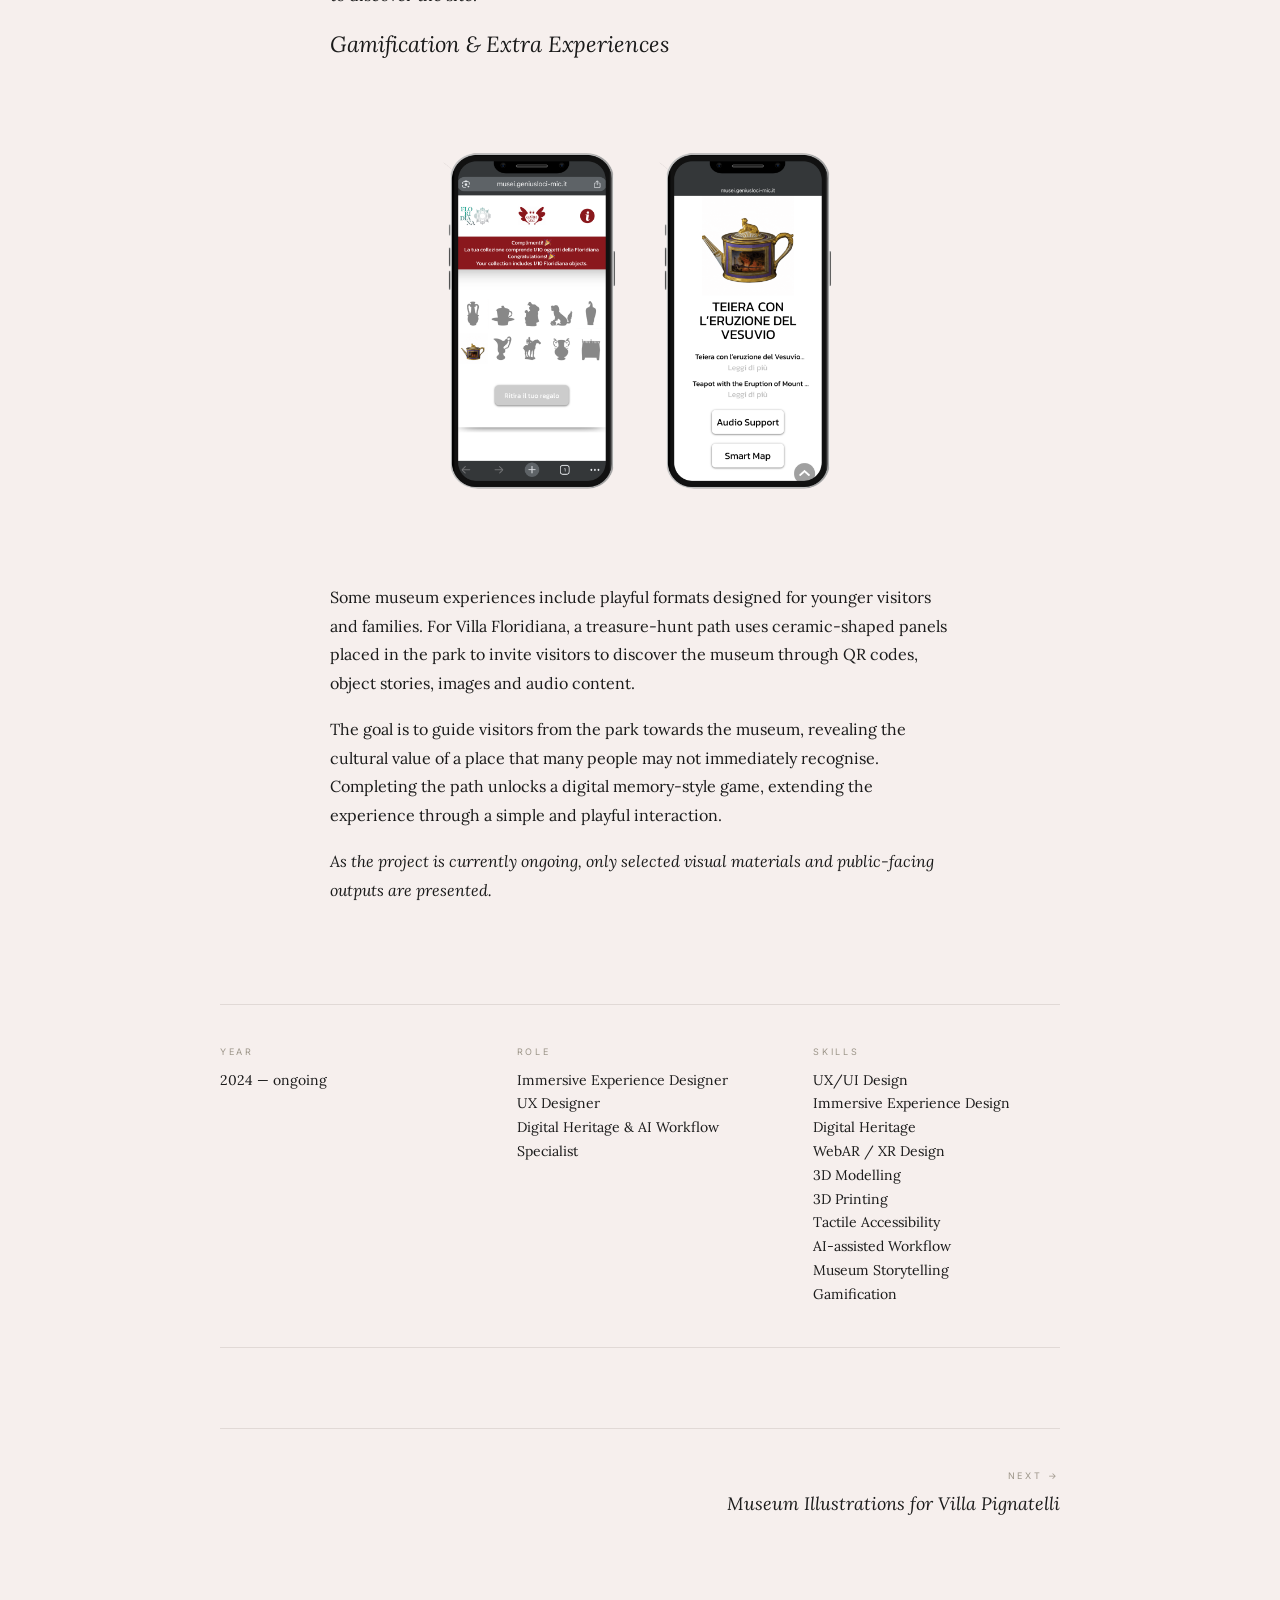
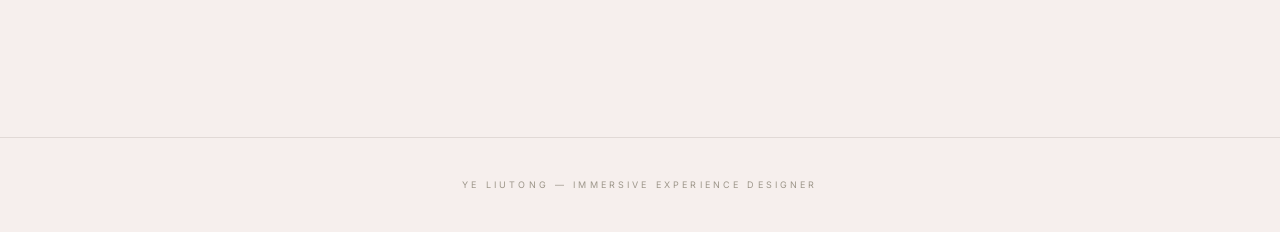
<file: projects/genius-loci.html>
<!DOCTYPE html>
<html lang="en">
<head>
<meta charset="UTF-8" />
<meta name="viewport" content="width=device-width, initial-scale=1.0" />
<title>Genius Loci — Ye Liutong</title>

<link rel="preconnect" href="https://fonts.googleapis.com" />
<link rel="preconnect" href="https://fonts.gstatic.com" crossorigin />
<link href="https://fonts.googleapis.com/css2?family=Lora:ital,wght@0,400;0,500;0,600;0,700;1,400;1,500&family=Inter:wght@400;500;600&display=swap" rel="stylesheet" />

<link rel="stylesheet" href="project.css" />
</head>
<body>

<!-- Mobile / tablet lockout: shown only when viewport < 900px -->
<div class="mobile-block">
  <p>For the best experience, please open this portfolio on a desktop browser.</p>
</div>


<header class="proj-header">
  <a class="back-link" href="../index.html" aria-label="Back to portfolio">
    <svg viewBox="0 0 24 24" fill="none" stroke="currentColor" stroke-width="1.2" stroke-linecap="round" stroke-linejoin="round" aria-hidden="true">
      <line x1="19" y1="12" x2="5" y2="12"></line>
      <polyline points="12 19 5 12 12 5"></polyline>
    </svg>
    <span>Portfolio</span>
  </a>
  <span class="proj-chapter">( MUSEUM )</span>
  <span class="proj-author">YE LIUTONG</span>
</header>

<main class="proj-main">


  <section class="proj-hero">
    <div class="proj-meta">Collaborative · Museum · Accessibility</div>
    <h1 class="proj-title">Genius Loci</h1>
    <p class="proj-tagline">Digital and accessible museum experience for the Campania Regional Museums Directorate.</p>
  </section>

<section class="proj-body"><p class="lede">Genius Loci is an ongoing cultural accessibility project developed for 28 museums and cultural heritage sites managed by the Campania Regional Museums Directorate in Italy, in collaboration with Icecubes.</p><p>The project focuses on improving cognitive, cultural and sensory accessibility across a diverse network of museums, archaeological sites, historical buildings, monumental spaces and parks.</p><p>Rather than applying a single digital format to every location, Genius Loci builds a flexible system that adapts to the specific identity of each site. Digital tools, physical supports and narrative strategies are combined to make each place easier to access, understand and experience.</p><p>The project works as a hybrid ecosystem, integrating mobile-first web interfaces, QR-code based content, multilingual texts, audio guides, digital twins, XR experiences, tactile supports, AI-assisted workflows and small interactive games. Each element is designed to transform the museum visit into a clearer, more inclusive and more engaging journey.</p></section>
<hr class="proj-divider" />
<section class="proj-body"><h2>Mobile Web Experience</h2></section>

  <figure class="proj-figure proj-figure--row cols-2 ratio-9-16 has-ratio scale-50">
    <img src="../images/screenshotMobileApp1.png" alt="" />
      <img src="../images/screenshotMobileApp2.png" alt="" />
    
  </figure>
<section class="proj-body"><p>A mobile-first interface accessible through QR codes placed on welcome panels, room panels, object labels and display cases. The web pages provide multilingual content, audio guides, smart maps, object-related information and audio support for blind and visually impaired visitors.</p><p>The interface is designed for accessibility and readability: large text, clear information hierarchy, high-contrast layouts, simple navigation and generous touch areas. This makes the content easier to use for older visitors, people with low vision, users with colour-perception difficulties and visitors who need a more direct and intuitive reading experience.</p></section>
<section class="proj-body"><h2>Digital Twin & Smart Map</h2></section>

  <figure class="proj-figure proj-figure--vstack size-large">
    <img src="../images/screenshotDigitalTwin1.jpg" alt="" />
      <img src="../images/screenshotDigitalTwin2.jpg" alt="" />
    
  </figure>
<section class="proj-body"><p>The digital twin allows visitors to explore museum spaces remotely or during the physical visit. It functions as an interactive spatial catalogue, where rooms, objects and points of interest are connected to multimedia content, audio, images, XR links and further reading.</p><p>The experience can be organised through different levels of exploration, such as essential routes, complete routes, in-depth materials and child-oriented content. This allows visitors to choose a path based on their time, interests and accessibility needs.</p></section>
<section class="proj-body"><h2>XR Experience</h2></section>

  <figure class="proj-figure proj-figure--row cols-2 ratio-9-16 has-ratio scale-50">
    <img src="../images/screenshotXRExperience1.png" alt="" />
      <img src="../images/screenshotXRExperience2.png" alt="" />
    
  </figure>
<section class="proj-body"><p>Selected objects and spaces can be expanded through web-based XR experiences, allowing visitors to access additional layers of storytelling through augmented, virtual or mixed reality. These experiences create a bridge between the physical exhibition and digital interpretation.</p></section>
<section class="proj-body"><h2>Tactile & Sensory Supports</h2></section>

  <figure class="proj-figure proj-figure--row cols-2 ratio-4-3 has-ratio">
    <img src="../images/photo3DPrinted1.jpg" alt="" />
      <img src="../images/photo3DPrinted2.jpg" alt="" />
    
  </figure>
<section class="proj-body"><p>Physical supports, tactile elements and 3D-printed objects are developed to improve sensory accessibility and offer alternative ways of experiencing museum content. These materials translate visual, spatial and natural information into forms that can also be explored through touch.</p><p>In some sites, tactile supports are designed around the specific character of the place. For example, a historical-archaeological route can be enriched with botanical elements such as tactile leaves, creating a more layered and inclusive way to discover the site.</p></section>
<section class="proj-body"><h2>Gamification & Extra Experiences</h2></section>

  <figure class="proj-figure proj-figure--row cols-2 ratio-9-16 has-ratio scale-50">
    <img src="../images/gameMobile1.png" alt="" />
      <img src="../images/gameMobile2.png" alt="" />
    
  </figure>
<section class="proj-body"><p>Some museum experiences include playful formats designed for younger visitors and families. For Villa Floridiana, a treasure-hunt path uses ceramic-shaped panels placed in the park to invite visitors to discover the museum through QR codes, object stories, images and audio content.</p><p>The goal is to guide visitors from the park towards the museum, revealing the cultural value of a place that many people may not immediately recognise. Completing the path unlocks a digital memory-style game, extending the experience through a simple and playful interaction.</p></section>
<section class="proj-body"><p><em>As the project is currently ongoing, only selected visual materials and public-facing outputs are presented.</em></p></section>


  <aside class="proj-meta-block">
    
    <div>
      <div class="meta-key">Year</div>
      <div class="meta-val">2024 — ongoing</div>
    </div>
    <div>
      <div class="meta-key">Role</div>
      <ul class="meta-list"><li>Immersive Experience Designer</li><li>UX Designer</li><li>Digital Heritage & AI Workflow Specialist</li></ul>
    </div>
    <div>
      <div class="meta-key">Skills</div>
      <ul class="meta-list"><li>UX/UI Design</li><li>Immersive Experience Design</li><li>Digital Heritage</li><li>WebAR / XR Design</li><li>3D Modelling</li><li>3D Printing</li><li>Tactile Accessibility</li><li>AI-assisted Workflow</li><li>Museum Storytelling</li><li>Gamification</li></ul>
    </div>
  </aside>


  <nav class="proj-nav" aria-label="Project navigation">
    <div></div>
    
    <a class="nav-next" href="villa-pignatelli.html">
      <span class="nav-label">Next →</span>
      <span class="nav-title">Museum Illustrations for Villa Pignatelli</span>
    </a>
  </nav>

</main>


<footer class="proj-footer">
  <span>YE LIUTONG &mdash; IMMERSIVE EXPERIENCE DESIGNER</span>
</footer>

</body>
</html>
</file>
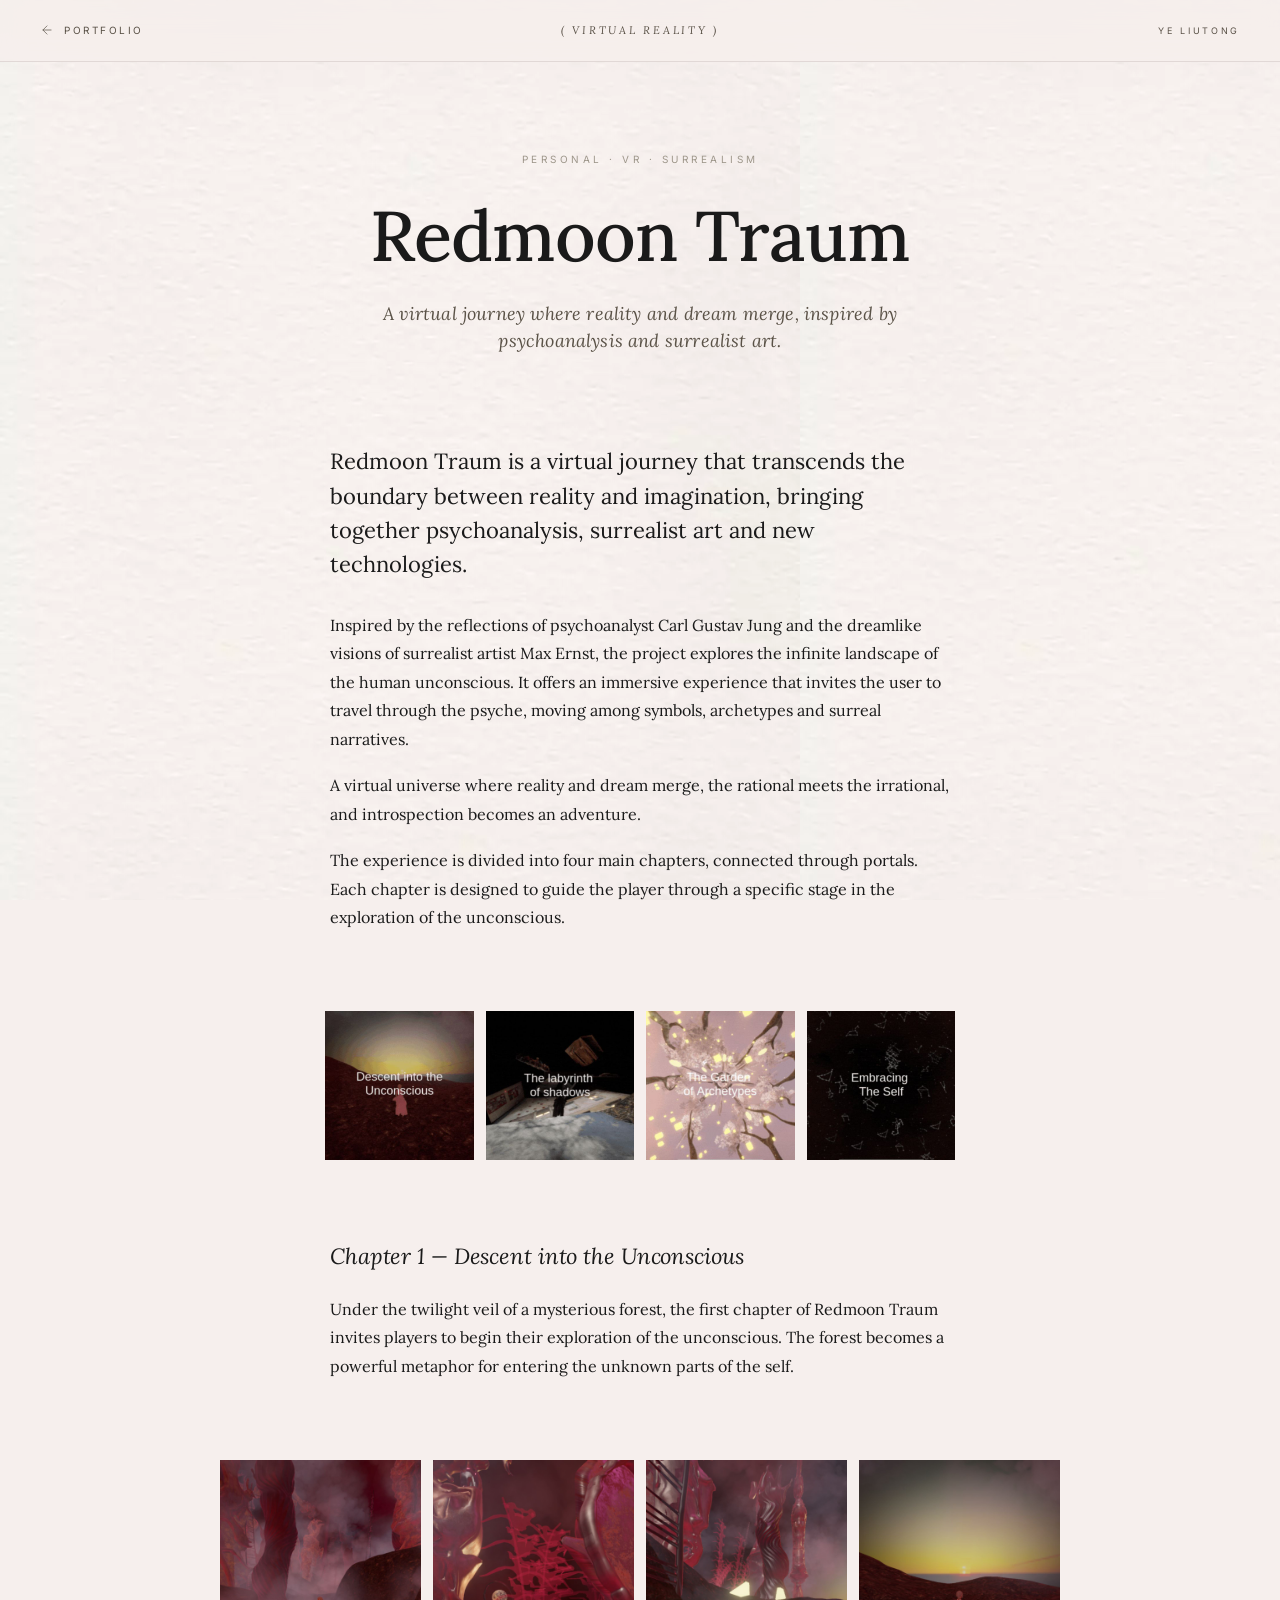
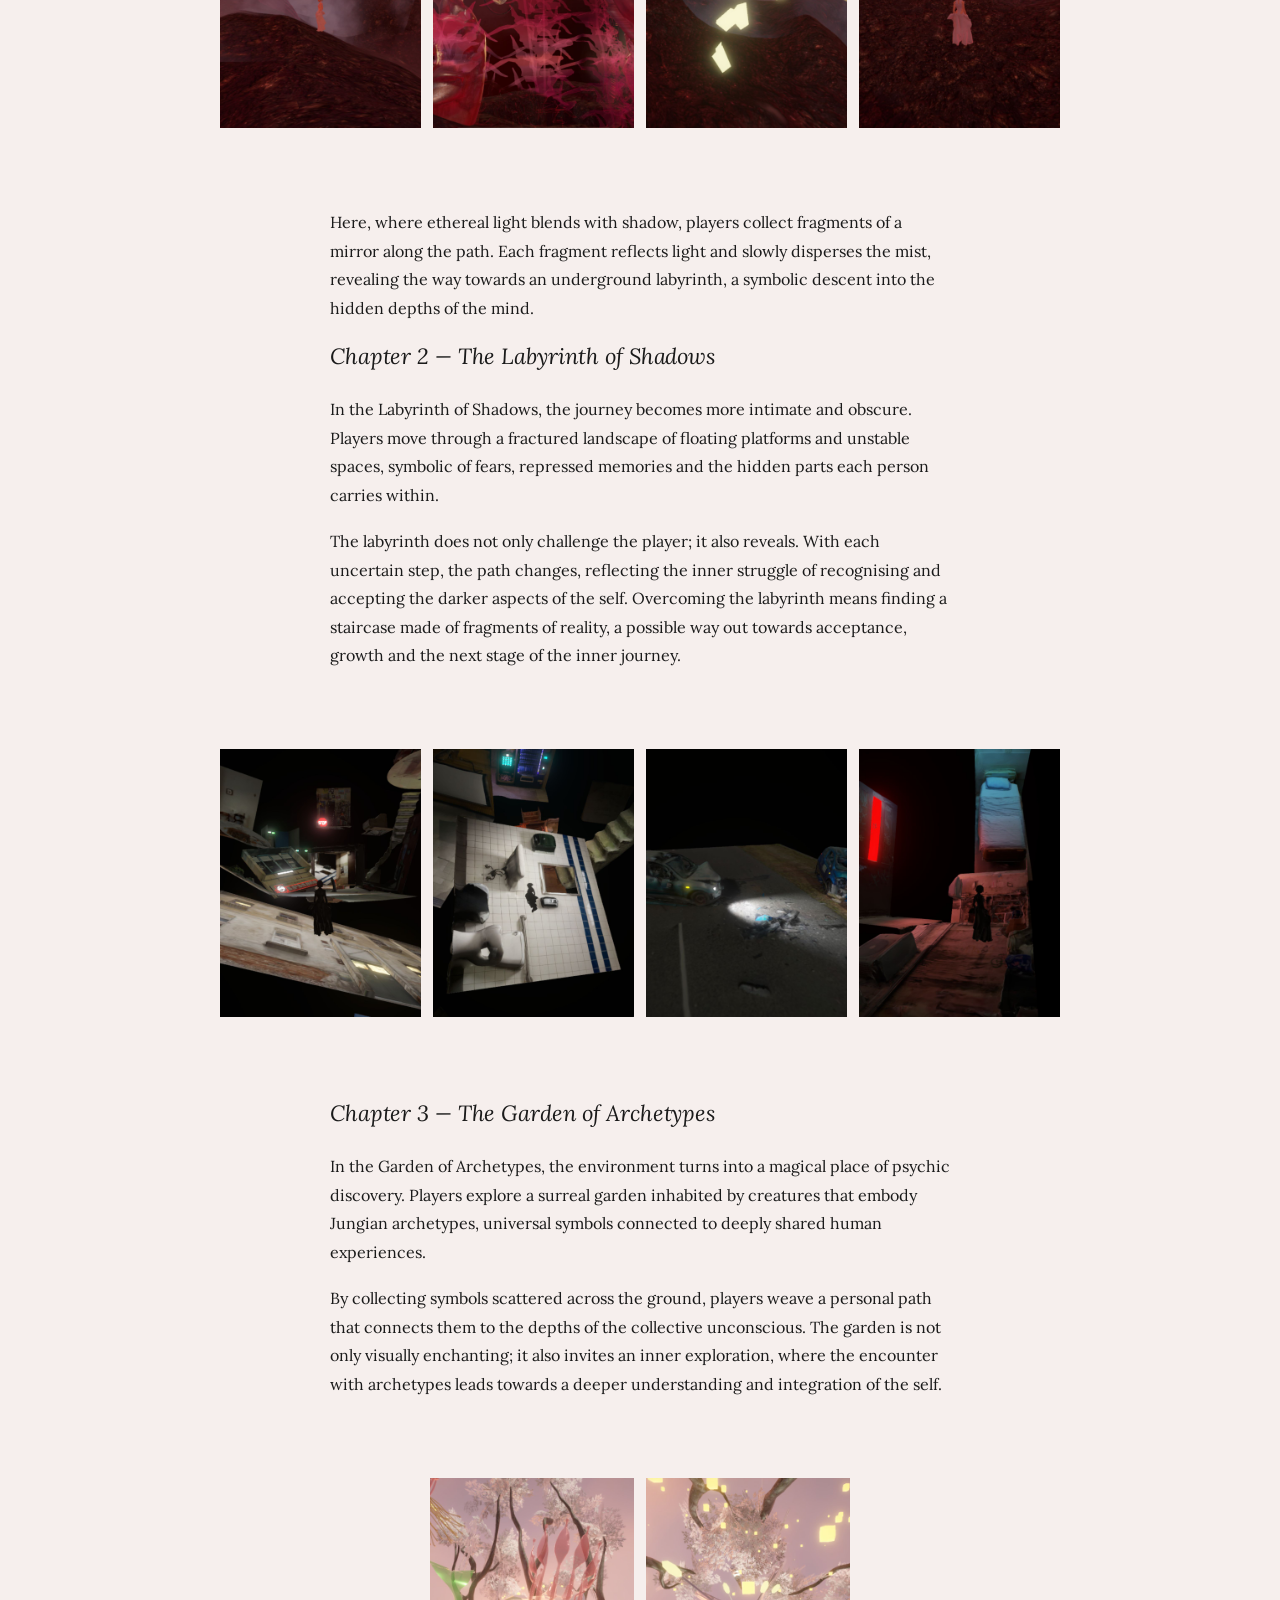
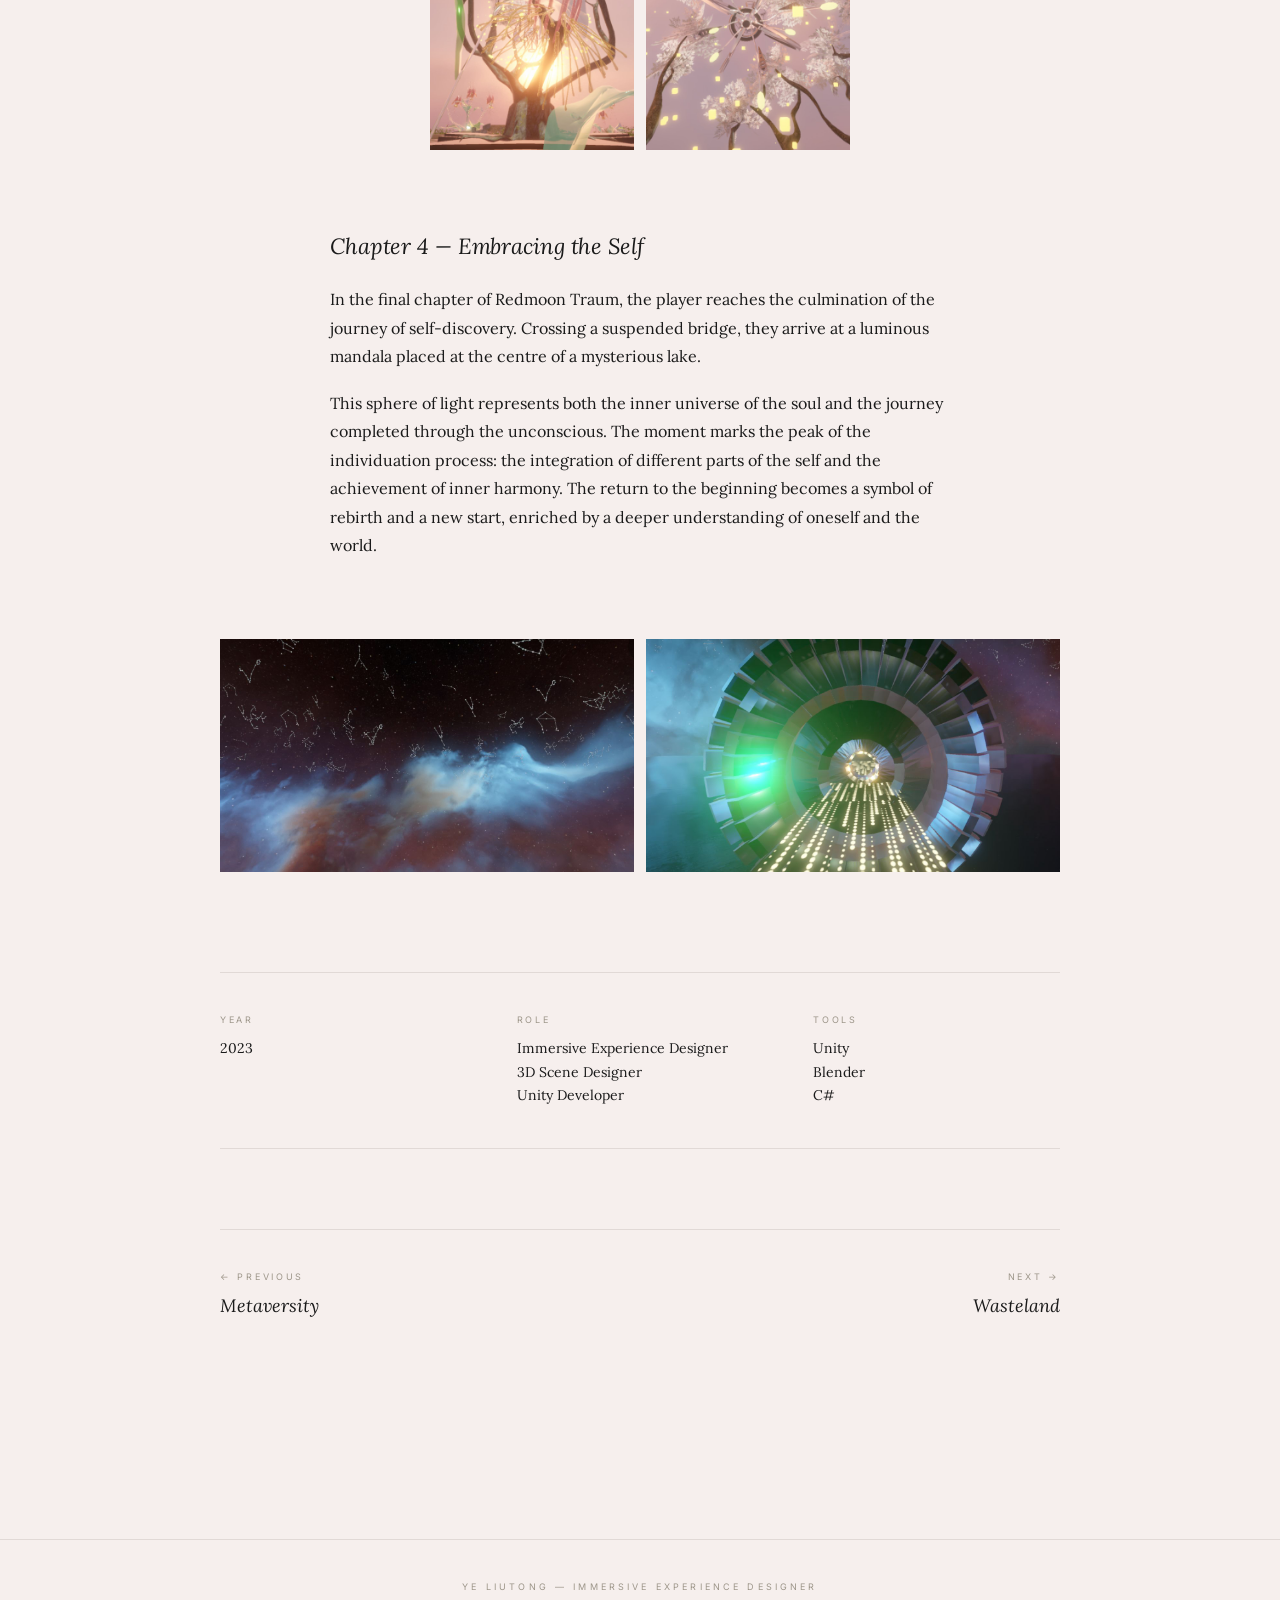
<file: projects/redmoon-traum.html>
<!DOCTYPE html>
<html lang="en">
<head>
<meta charset="UTF-8" />
<meta name="viewport" content="width=device-width, initial-scale=1.0" />
<title>Redmoon Traum — Ye Liutong</title>

<link rel="preconnect" href="https://fonts.googleapis.com" />
<link rel="preconnect" href="https://fonts.gstatic.com" crossorigin />
<link href="https://fonts.googleapis.com/css2?family=Lora:ital,wght@0,400;0,500;0,600;0,700;1,400;1,500&family=Inter:wght@400;500;600&display=swap" rel="stylesheet" />

<link rel="stylesheet" href="project.css" />
</head>
<body>

<!-- Mobile / tablet lockout: shown only when viewport < 900px -->
<div class="mobile-block">
  <p>For the best experience, please open this portfolio on a desktop browser.</p>
</div>


<header class="proj-header">
  <a class="back-link" href="../index.html" aria-label="Back to portfolio">
    <svg viewBox="0 0 24 24" fill="none" stroke="currentColor" stroke-width="1.2" stroke-linecap="round" stroke-linejoin="round" aria-hidden="true">
      <line x1="19" y1="12" x2="5" y2="12"></line>
      <polyline points="12 19 5 12 12 5"></polyline>
    </svg>
    <span>Portfolio</span>
  </a>
  <span class="proj-chapter">( VIRTUAL REALITY )</span>
  <span class="proj-author">YE LIUTONG</span>
</header>

<main class="proj-main">


  <section class="proj-hero">
    <div class="proj-meta">Personal · VR · Surrealism</div>
    <h1 class="proj-title">Redmoon Traum</h1>
    <p class="proj-tagline">A virtual journey where reality and dream merge, inspired by psychoanalysis and surrealist art.</p>
  </section>

<section class="proj-body"><p class="lede">Redmoon Traum is a virtual journey that transcends the boundary between reality and imagination, bringing together psychoanalysis, surrealist art and new technologies.</p><p>Inspired by the reflections of psychoanalyst Carl Gustav Jung and the dreamlike visions of surrealist artist Max Ernst, the project explores the infinite landscape of the human unconscious. It offers an immersive experience that invites the user to travel through the psyche, moving among symbols, archetypes and surreal narratives.</p><p>A virtual universe where reality and dream merge, the rational meets the irrational, and introspection becomes an adventure.</p><p>The experience is divided into four main chapters, connected through portals. Each chapter is designed to guide the player through a specific stage in the exploration of the unconscious.</p></section>

  <figure class="proj-figure proj-figure--row cols-4 ratio-1-1 has-ratio scale-75">
    <img src="../images/photoChapter1.jpg" alt="" />
      <img src="../images/photoChapter2.jpg" alt="" />
      <img src="../images/photoChapter3.jpg" alt="" />
      <img src="../images/photoChapter4.jpg" alt="" />
    
  </figure>
<section class="proj-body"><h2>Chapter 1 — Descent into the Unconscious</h2><p>Under the twilight veil of a mysterious forest, the first chapter of Redmoon Traum invites players to begin their exploration of the unconscious. The forest becomes a powerful metaphor for entering the unknown parts of the self.</p></section>

  <figure class="proj-figure proj-figure--row cols-4 ratio-3-4 has-ratio">
    <img src="../images/Chapter1_1.jpg" alt="" />
      <img src="../images/Chapter1_2.jpg" alt="" />
      <img src="../images/Chapter1_3.jpg" alt="" />
      <img src="../images/Chapter1_4.jpg" alt="" />
    
  </figure>
<section class="proj-body"><p>Here, where ethereal light blends with shadow, players collect fragments of a mirror along the path. Each fragment reflects light and slowly disperses the mist, revealing the way towards an underground labyrinth, a symbolic descent into the hidden depths of the mind.</p></section>
<section class="proj-body"><h2>Chapter 2 — The Labyrinth of Shadows</h2><p>In the Labyrinth of Shadows, the journey becomes more intimate and obscure. Players move through a fractured landscape of floating platforms and unstable spaces, symbolic of fears, repressed memories and the hidden parts each person carries within.</p><p>The labyrinth does not only challenge the player; it also reveals. With each uncertain step, the path changes, reflecting the inner struggle of recognising and accepting the darker aspects of the self. Overcoming the labyrinth means finding a staircase made of fragments of reality, a possible way out towards acceptance, growth and the next stage of the inner journey.</p></section>

  <figure class="proj-figure proj-figure--row cols-4 ratio-3-4 has-ratio">
    <img src="../images/Chapter2_1.jpg" alt="" />
      <img src="../images/Chapter2_2.jpg" alt="" />
      <img src="../images/Chapter2_3.jpg" alt="" />
      <img src="../images/Chapter2_4.jpg" alt="" />
    
  </figure>
<section class="proj-body"><h2>Chapter 3 — The Garden of Archetypes</h2><p>In the Garden of Archetypes, the environment turns into a magical place of psychic discovery. Players explore a surreal garden inhabited by creatures that embody Jungian archetypes, universal symbols connected to deeply shared human experiences.</p><p>By collecting symbols scattered across the ground, players weave a personal path that connects them to the depths of the collective unconscious. The garden is not only visually enchanting; it also invites an inner exploration, where the encounter with archetypes leads towards a deeper understanding and integration of the self.</p></section>

  <figure class="proj-figure proj-figure--row cols-2 ratio-3-4 has-ratio scale-50">
    <img src="../images/Chapter3_1.jpg" alt="" />
      <img src="../images/Chapter3_2.jpg" alt="" />
    
  </figure>
<section class="proj-body"><h2>Chapter 4 — Embracing the Self</h2><p>In the final chapter of Redmoon Traum, the player reaches the culmination of the journey of self-discovery. Crossing a suspended bridge, they arrive at a luminous mandala placed at the centre of a mysterious lake.</p><p>This sphere of light represents both the inner universe of the soul and the journey completed through the unconscious. The moment marks the peak of the individuation process: the integration of different parts of the self and the achievement of inner harmony. The return to the beginning becomes a symbol of rebirth and a new start, enriched by a deeper understanding of oneself and the world.</p></section>

  <figure class="proj-figure proj-figure--row cols-2 ratio-16-9 has-ratio">
    <img src="../images/Chapter4_1.jpg" alt="" />
      <img src="../images/Chapter4_2.jpg" alt="" />
    
  </figure>


  <aside class="proj-meta-block">
    
    <div>
      <div class="meta-key">Year</div>
      <div class="meta-val">2023</div>
    </div>
    <div>
      <div class="meta-key">Role</div>
      <ul class="meta-list"><li>Immersive Experience Designer</li><li>3D Scene Designer</li><li>Unity Developer</li></ul>
    </div>
    <div>
      <div class="meta-key">Tools</div>
      <ul class="meta-list"><li>Unity</li><li>Blender</li><li>C#</li></ul>
    </div>
  </aside>


  <nav class="proj-nav" aria-label="Project navigation">
    
    <a class="nav-prev" href="metaversity.html">
      <span class="nav-label">← Previous</span>
      <span class="nav-title">Metaversity</span>
    </a>
    
    <a class="nav-next" href="wasteland.html">
      <span class="nav-label">Next →</span>
      <span class="nav-title">Wasteland</span>
    </a>
  </nav>

</main>


<footer class="proj-footer">
  <span>YE LIUTONG &mdash; IMMERSIVE EXPERIENCE DESIGNER</span>
</footer>

</body>
</html>
</file>
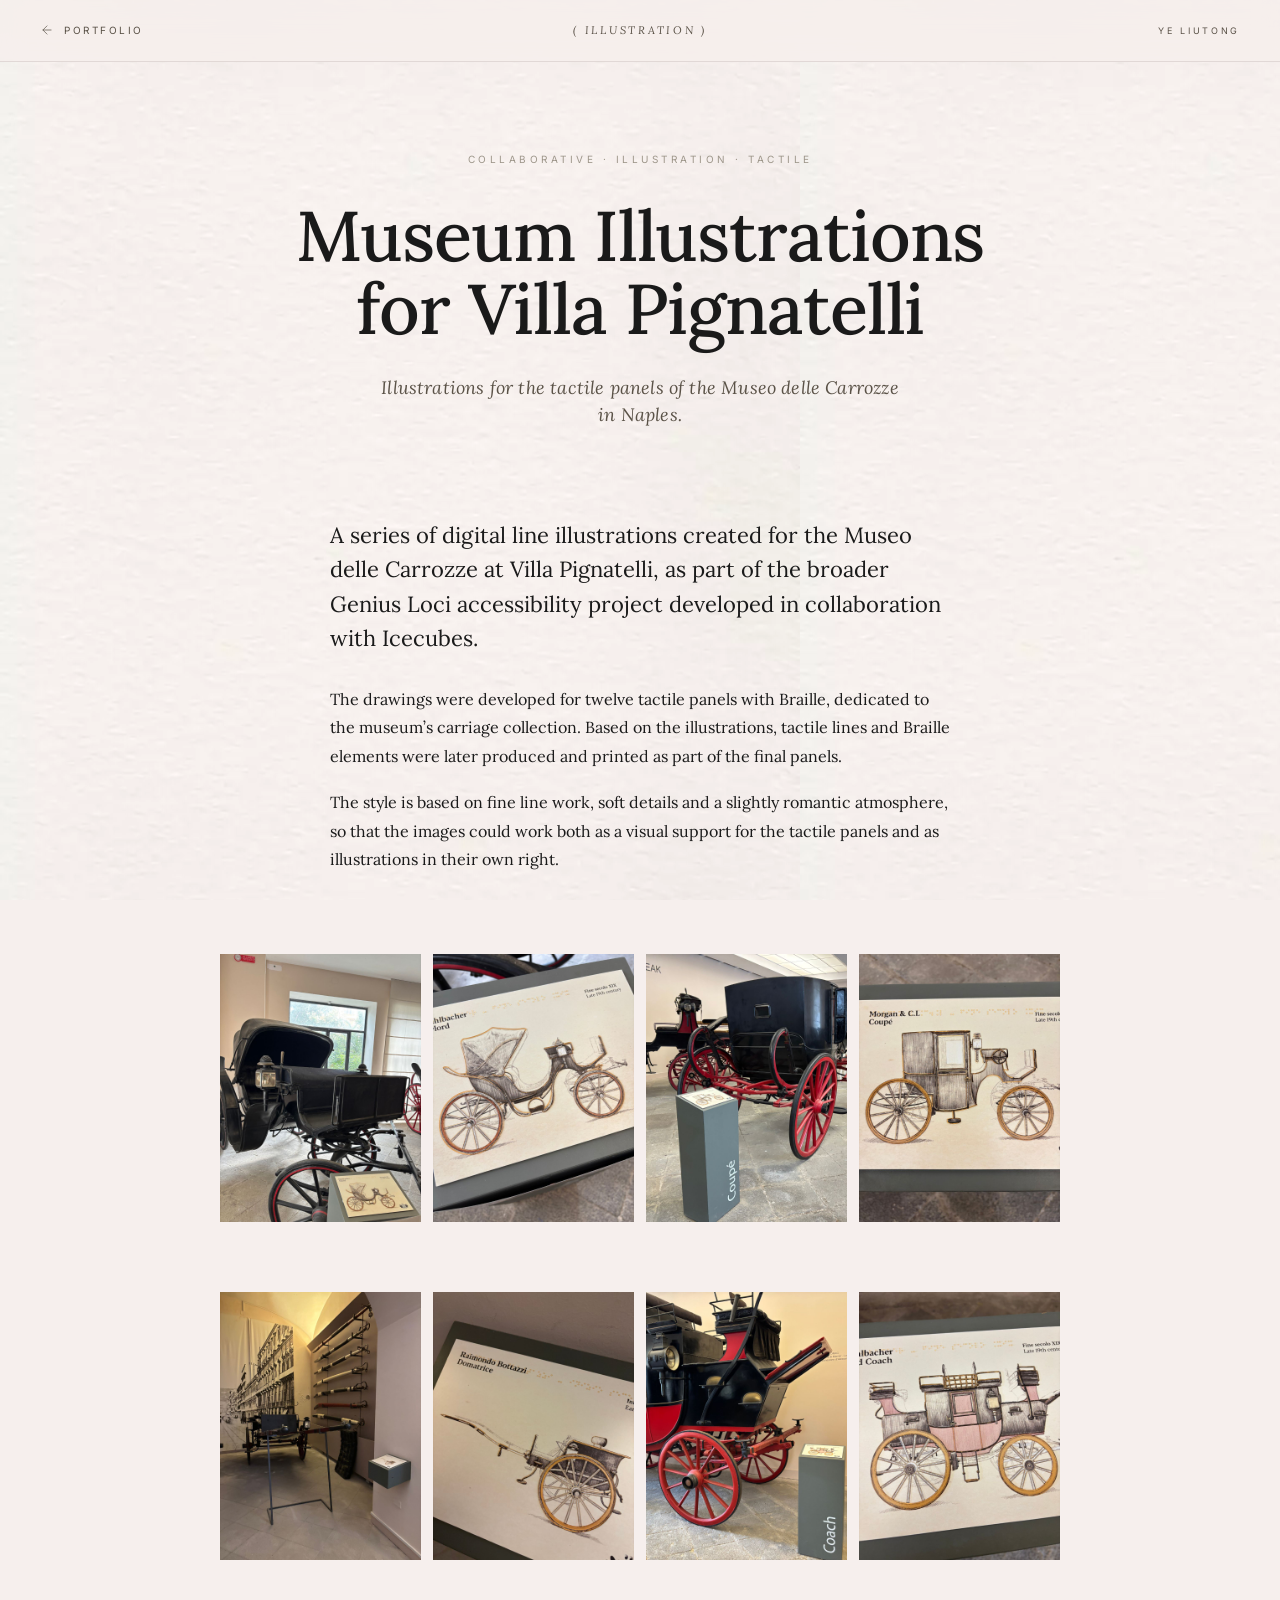
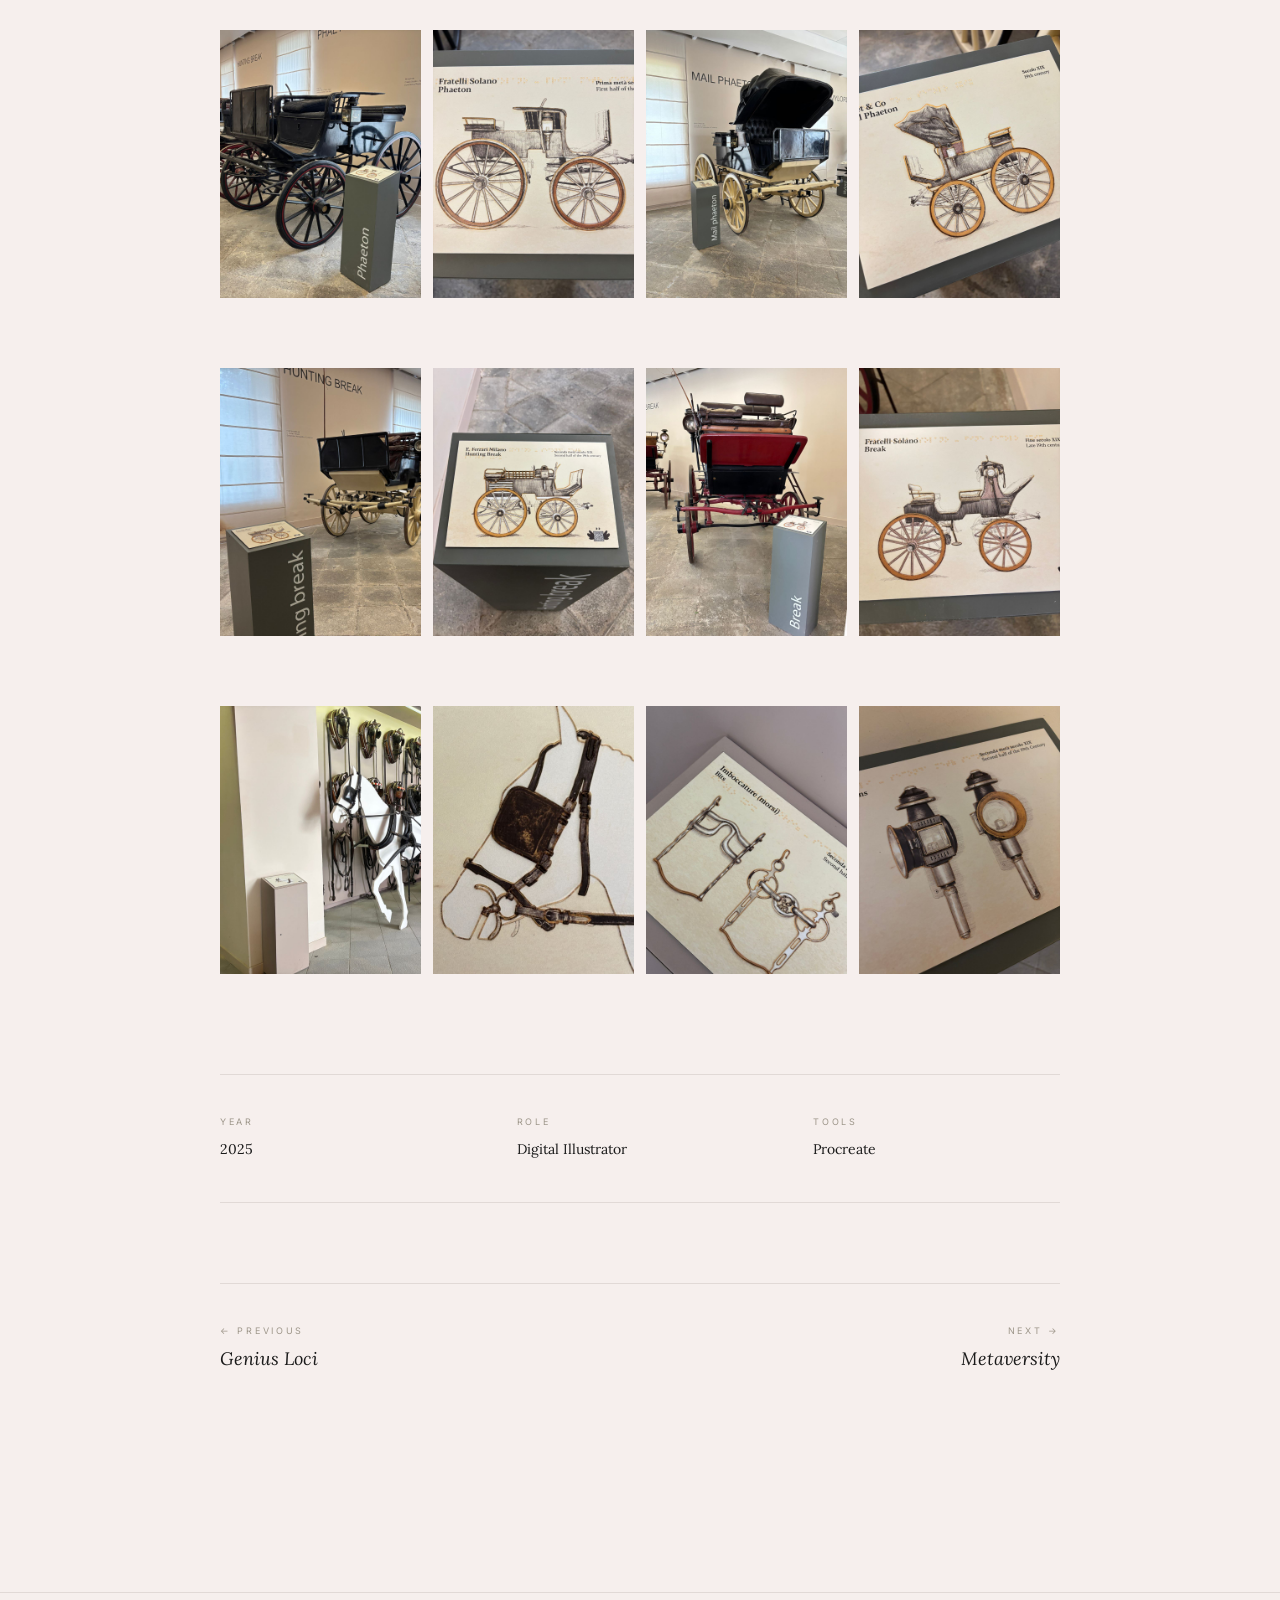
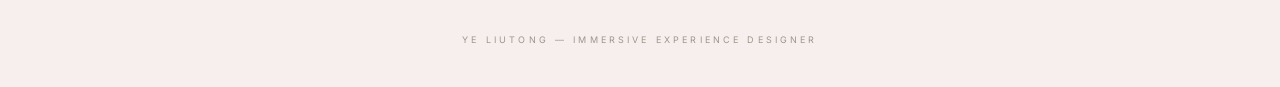
<file: projects/villa-pignatelli.html>
<!DOCTYPE html>
<html lang="en">
<head>
<meta charset="UTF-8" />
<meta name="viewport" content="width=device-width, initial-scale=1.0" />
<title>Museum Illustrations for Villa Pignatelli — Ye Liutong</title>

<link rel="preconnect" href="https://fonts.googleapis.com" />
<link rel="preconnect" href="https://fonts.gstatic.com" crossorigin />
<link href="https://fonts.googleapis.com/css2?family=Lora:ital,wght@0,400;0,500;0,600;0,700;1,400;1,500&family=Inter:wght@400;500;600&display=swap" rel="stylesheet" />

<link rel="stylesheet" href="project.css" />
</head>
<body>

<!-- Mobile / tablet lockout: shown only when viewport < 900px -->
<div class="mobile-block">
  <p>For the best experience, please open this portfolio on a desktop browser.</p>
</div>


<header class="proj-header">
  <a class="back-link" href="../index.html" aria-label="Back to portfolio">
    <svg viewBox="0 0 24 24" fill="none" stroke="currentColor" stroke-width="1.2" stroke-linecap="round" stroke-linejoin="round" aria-hidden="true">
      <line x1="19" y1="12" x2="5" y2="12"></line>
      <polyline points="12 19 5 12 12 5"></polyline>
    </svg>
    <span>Portfolio</span>
  </a>
  <span class="proj-chapter">( ILLUSTRATION )</span>
  <span class="proj-author">YE LIUTONG</span>
</header>

<main class="proj-main">


  <section class="proj-hero">
    <div class="proj-meta">Collaborative · Illustration · Tactile</div>
    <h1 class="proj-title">Museum Illustrations<br/>for Villa Pignatelli</h1>
    <p class="proj-tagline">Illustrations for the tactile panels of the Museo delle Carrozze in Naples.</p>
  </section>

<section class="proj-body"><p class="lede">A series of digital line illustrations created for the Museo delle Carrozze at Villa Pignatelli, as part of the broader Genius Loci accessibility project developed in collaboration with Icecubes.</p><p>The drawings were developed for twelve tactile panels with Braille, dedicated to the museum&rsquo;s carriage collection. Based on the illustrations, tactile lines and Braille elements were later produced and printed as part of the final panels.</p><p>The style is based on fine line work, soft details and a slightly romantic atmosphere, so that the images could work both as a visual support for the tactile panels and as illustrations in their own right.</p></section>

  <figure class="proj-figure proj-figure--row cols-4 ratio-3-4 has-ratio">
    <img src="../images/photo1.jpg" alt="" />
      <img src="../images/illustration1.jpg" alt="" />
      <img src="../images/photo2.jpg" alt="" />
      <img src="../images/illustration2.jpg" alt="" />
    
  </figure>

  <figure class="proj-figure proj-figure--row cols-4 ratio-3-4 has-ratio">
    <img src="../images/photo3.jpg" alt="" />
      <img src="../images/illustration3.jpg" alt="" />
      <img src="../images/photo4.jpg" alt="" />
      <img src="../images/illustration4.jpg" alt="" />
    
  </figure>

  <figure class="proj-figure proj-figure--row cols-4 ratio-3-4 has-ratio">
    <img src="../images/photo5.jpg" alt="" />
      <img src="../images/illustration5.jpg" alt="" />
      <img src="../images/photo6.jpg" alt="" />
      <img src="../images/illustration6.jpg" alt="" />
    
  </figure>

  <figure class="proj-figure proj-figure--row cols-4 ratio-3-4 has-ratio">
    <img src="../images/photo7.jpg" alt="" />
      <img src="../images/illustration7.jpg" alt="" />
      <img src="../images/photo8.jpg" alt="" />
      <img src="../images/illustration8.jpg" alt="" />
    
  </figure>

  <figure class="proj-figure proj-figure--row cols-4 ratio-3-4 has-ratio">
    <img src="../images/photo9.jpg" alt="" />
      <img src="../images/illustration9.jpg" alt="" />
      <img src="../images/photo10.jpg" alt="" />
      <img src="../images/illustration10.jpg" alt="" />
    
  </figure>


  <aside class="proj-meta-block">
    
    <div>
      <div class="meta-key">Year</div>
      <div class="meta-val">2025</div>
    </div>
    <div>
      <div class="meta-key">Role</div>
      <ul class="meta-list"><li>Digital Illustrator</li></ul>
    </div>
    <div>
      <div class="meta-key">Tools</div>
      <ul class="meta-list"><li>Procreate</li></ul>
    </div>
  </aside>


  <nav class="proj-nav" aria-label="Project navigation">
    
    <a class="nav-prev" href="genius-loci-text.html">
      <span class="nav-label">← Previous</span>
      <span class="nav-title">Genius Loci</span>
    </a>
    
    <a class="nav-next" href="metaversity.html">
      <span class="nav-label">Next →</span>
      <span class="nav-title">Metaversity</span>
    </a>
  </nav>

</main>


<footer class="proj-footer">
  <span>YE LIUTONG &mdash; IMMERSIVE EXPERIENCE DESIGNER</span>
</footer>

</body>
</html>
</file>
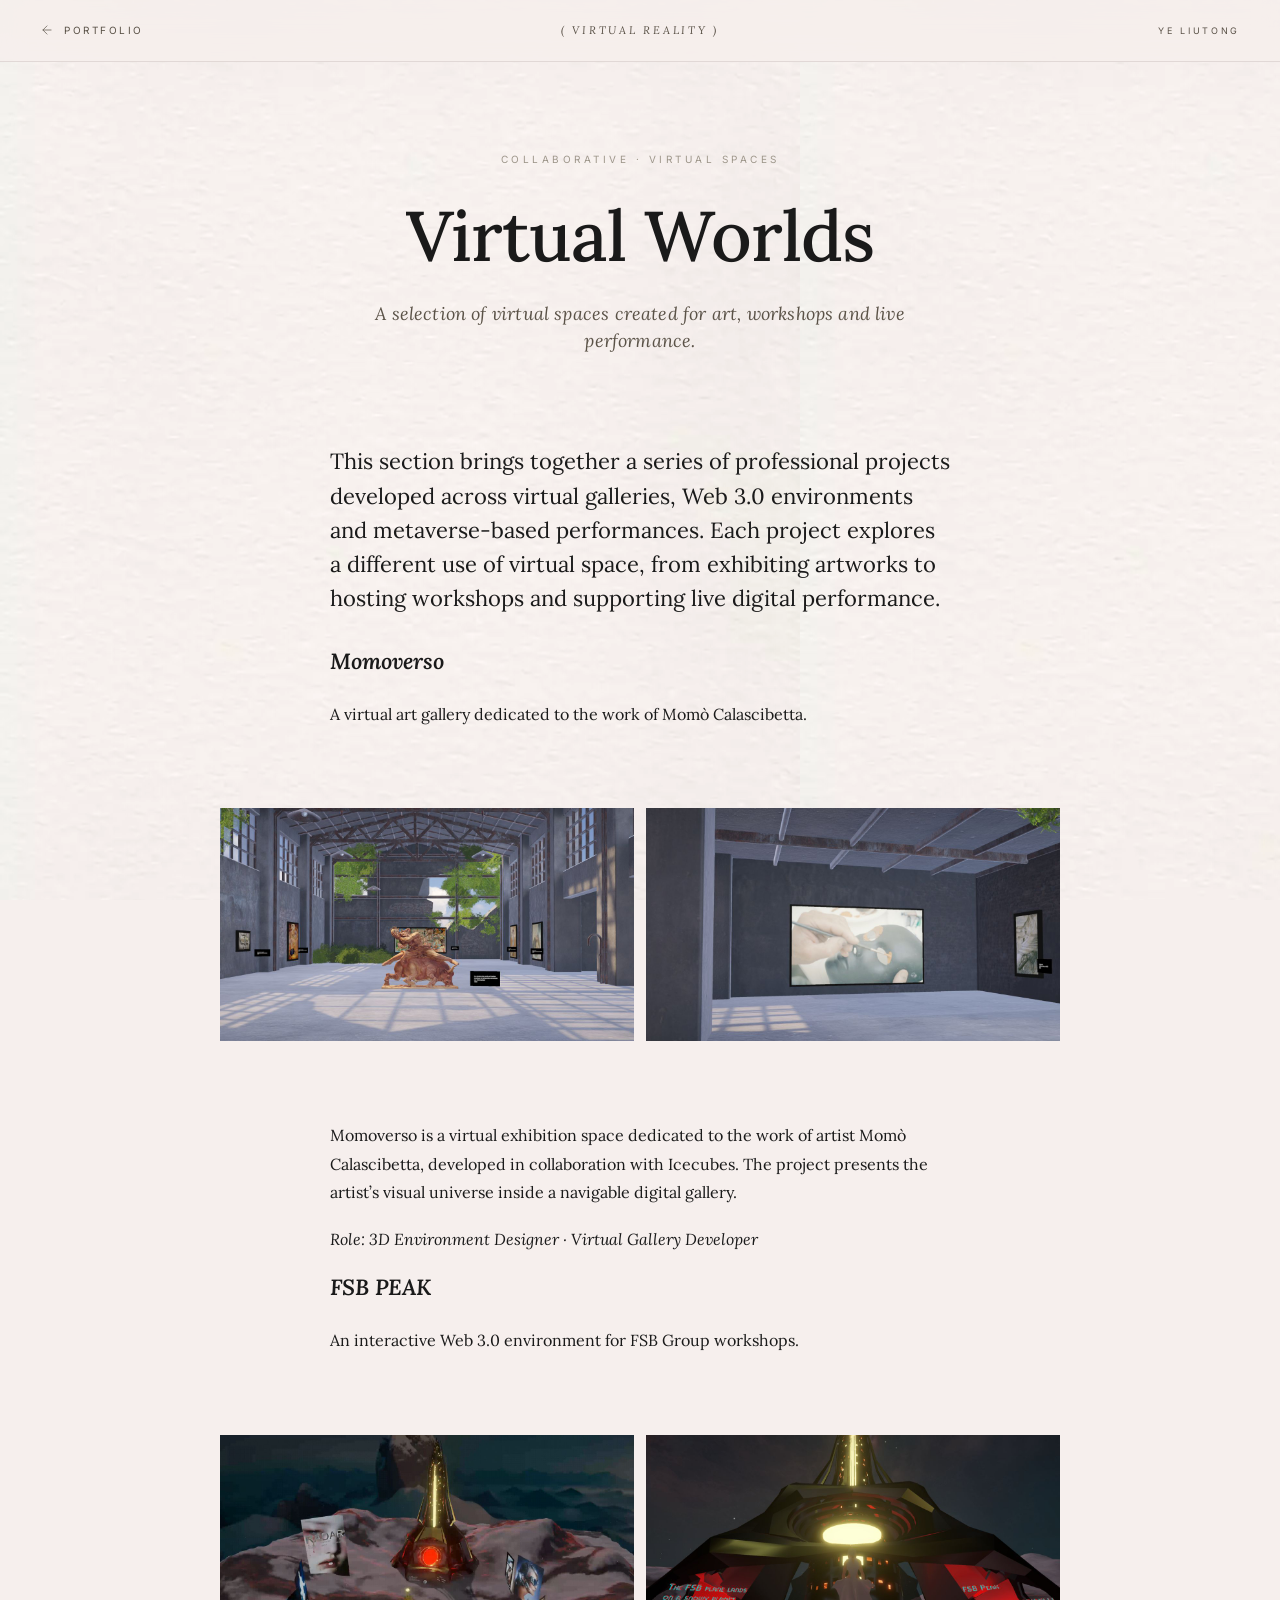
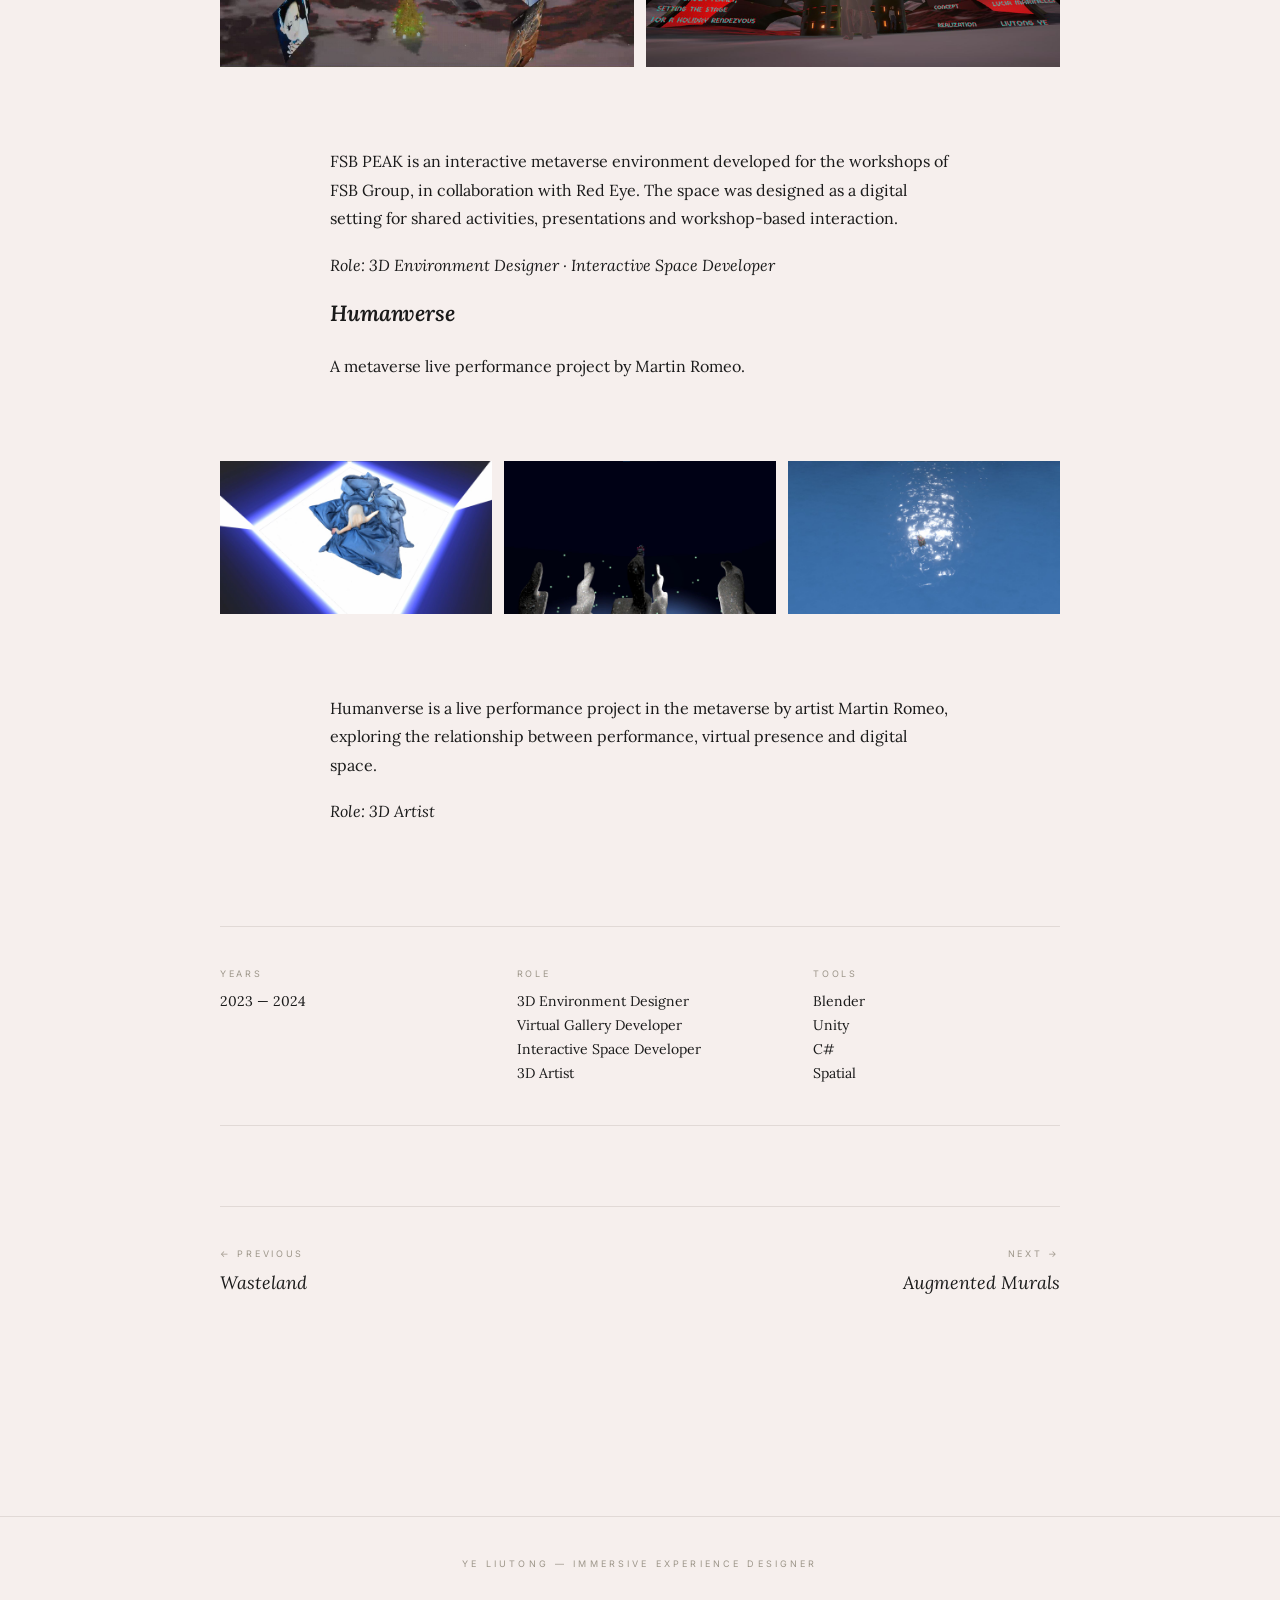
<file: projects/virtual-worlds.html>
<!DOCTYPE html>
<html lang="en">
<head>
<meta charset="UTF-8" />
<meta name="viewport" content="width=device-width, initial-scale=1.0" />
<title>Virtual Worlds — Ye Liutong</title>

<link rel="preconnect" href="https://fonts.googleapis.com" />
<link rel="preconnect" href="https://fonts.gstatic.com" crossorigin />
<link href="https://fonts.googleapis.com/css2?family=Lora:ital,wght@0,400;0,500;0,600;0,700;1,400;1,500&family=Inter:wght@400;500;600&display=swap" rel="stylesheet" />

<link rel="stylesheet" href="project.css" />
</head>
<body>

<!-- Mobile / tablet lockout: shown only when viewport < 900px -->
<div class="mobile-block">
  <p>For the best experience, please open this portfolio on a desktop browser.</p>
</div>


<header class="proj-header">
  <a class="back-link" href="../index.html" aria-label="Back to portfolio">
    <svg viewBox="0 0 24 24" fill="none" stroke="currentColor" stroke-width="1.2" stroke-linecap="round" stroke-linejoin="round" aria-hidden="true">
      <line x1="19" y1="12" x2="5" y2="12"></line>
      <polyline points="12 19 5 12 12 5"></polyline>
    </svg>
    <span>Portfolio</span>
  </a>
  <span class="proj-chapter">( VIRTUAL REALITY )</span>
  <span class="proj-author">YE LIUTONG</span>
</header>

<main class="proj-main">


  <section class="proj-hero">
    <div class="proj-meta">Collaborative · Virtual Spaces</div>
    <h1 class="proj-title">Virtual Worlds</h1>
    <p class="proj-tagline">A selection of virtual spaces created for art, workshops and live performance.</p>
  </section>

<section class="proj-body"><p class="lede">This section brings together a series of professional projects developed across virtual galleries, Web 3.0 environments and metaverse-based performances. Each project explores a different use of virtual space, from exhibiting artworks to hosting workshops and supporting live digital performance.</p></section>
<section class="proj-body"><h2><strong>Momoverso</strong></h2><p>A virtual art gallery dedicated to the work of Momò Calascibetta.</p></section>

  <figure class="proj-figure proj-figure--row cols-2 ratio-16-9 has-ratio">
    <img src="../images/momoverso1.jpg" alt="" />
      <img src="../images/momoverso2.jpg" alt="" />
    
  </figure>
<section class="proj-body"><p>Momoverso is a virtual exhibition space dedicated to the work of artist Momò Calascibetta, developed in collaboration with Icecubes. The project presents the artist&rsquo;s visual universe inside a navigable digital gallery.</p><p><em>Role: 3D Environment Designer · Virtual Gallery Developer</em></p></section>
<section class="proj-body"><h2><strong>FSB PEAK</strong></h2><p>An interactive Web 3.0 environment for FSB Group workshops.</p></section>

  <figure class="proj-figure proj-figure--row cols-2 ratio-16-9 has-ratio">
    <img src="../images/fsb1.jpg" alt="" />
      <img src="../images/fsb2.jpg" alt="" />
    
  </figure>
<section class="proj-body"><p>FSB PEAK is an interactive metaverse environment developed for the workshops of FSB Group, in collaboration with Red Eye. The space was designed as a digital setting for shared activities, presentations and workshop-based interaction.</p><p><em>Role: 3D Environment Designer · Interactive Space Developer</em></p></section>
<section class="proj-body"><h2><strong>Humanverse</strong></h2><p>A metaverse live performance project by Martin Romeo.</p></section>

  <figure class="proj-figure proj-figure--row cols-3 ratio-16-9 has-ratio">
    <img src="../images/Humanverse1.jpg" alt="" />
      <img src="../images/Humanverse2.jpg" alt="" />
      <img src="../images/Humanverse3.jpg" alt="" />
    
  </figure>
<section class="proj-body"><p>Humanverse is a live performance project in the metaverse by artist Martin Romeo, exploring the relationship between performance, virtual presence and digital space.</p><p><em>Role: 3D Artist</em></p></section>


  <aside class="proj-meta-block">
    
    <div>
      <div class="meta-key">Years</div>
      <div class="meta-val">2023 — 2024</div>
    </div>
    <div>
      <div class="meta-key">Role</div>
      <ul class="meta-list"><li>3D Environment Designer</li><li>Virtual Gallery Developer</li><li>Interactive Space Developer</li><li>3D Artist</li></ul>
    </div>
    <div>
      <div class="meta-key">Tools</div>
      <ul class="meta-list"><li>Blender</li><li>Unity</li><li>C#</li><li>Spatial</li></ul>
    </div>
  </aside>


  <nav class="proj-nav" aria-label="Project navigation">
    
    <a class="nav-prev" href="wasteland.html">
      <span class="nav-label">← Previous</span>
      <span class="nav-title">Wasteland</span>
    </a>
    
    <a class="nav-next" href="augmented-murals.html">
      <span class="nav-label">Next →</span>
      <span class="nav-title">Augmented Murals</span>
    </a>
  </nav>

</main>


<footer class="proj-footer">
  <span>YE LIUTONG &mdash; IMMERSIVE EXPERIENCE DESIGNER</span>
</footer>

</body>
</html>
</file>
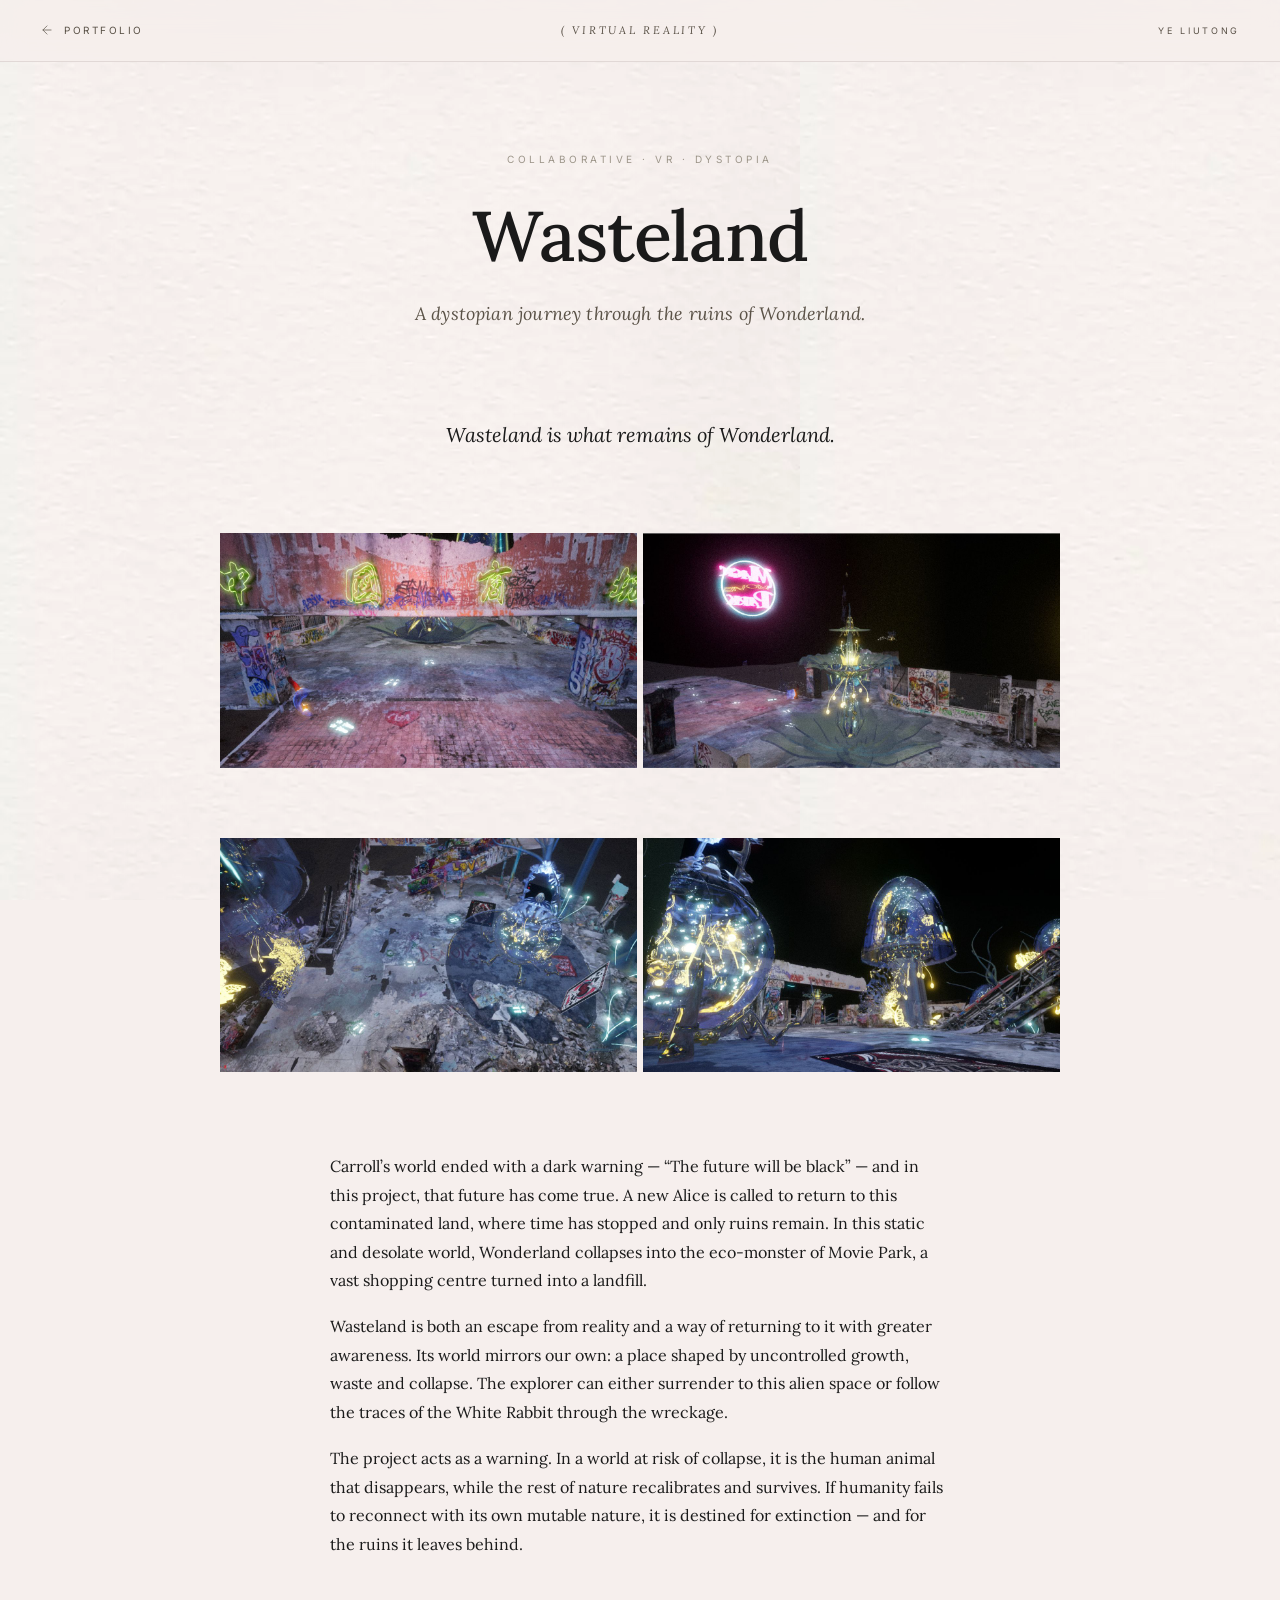
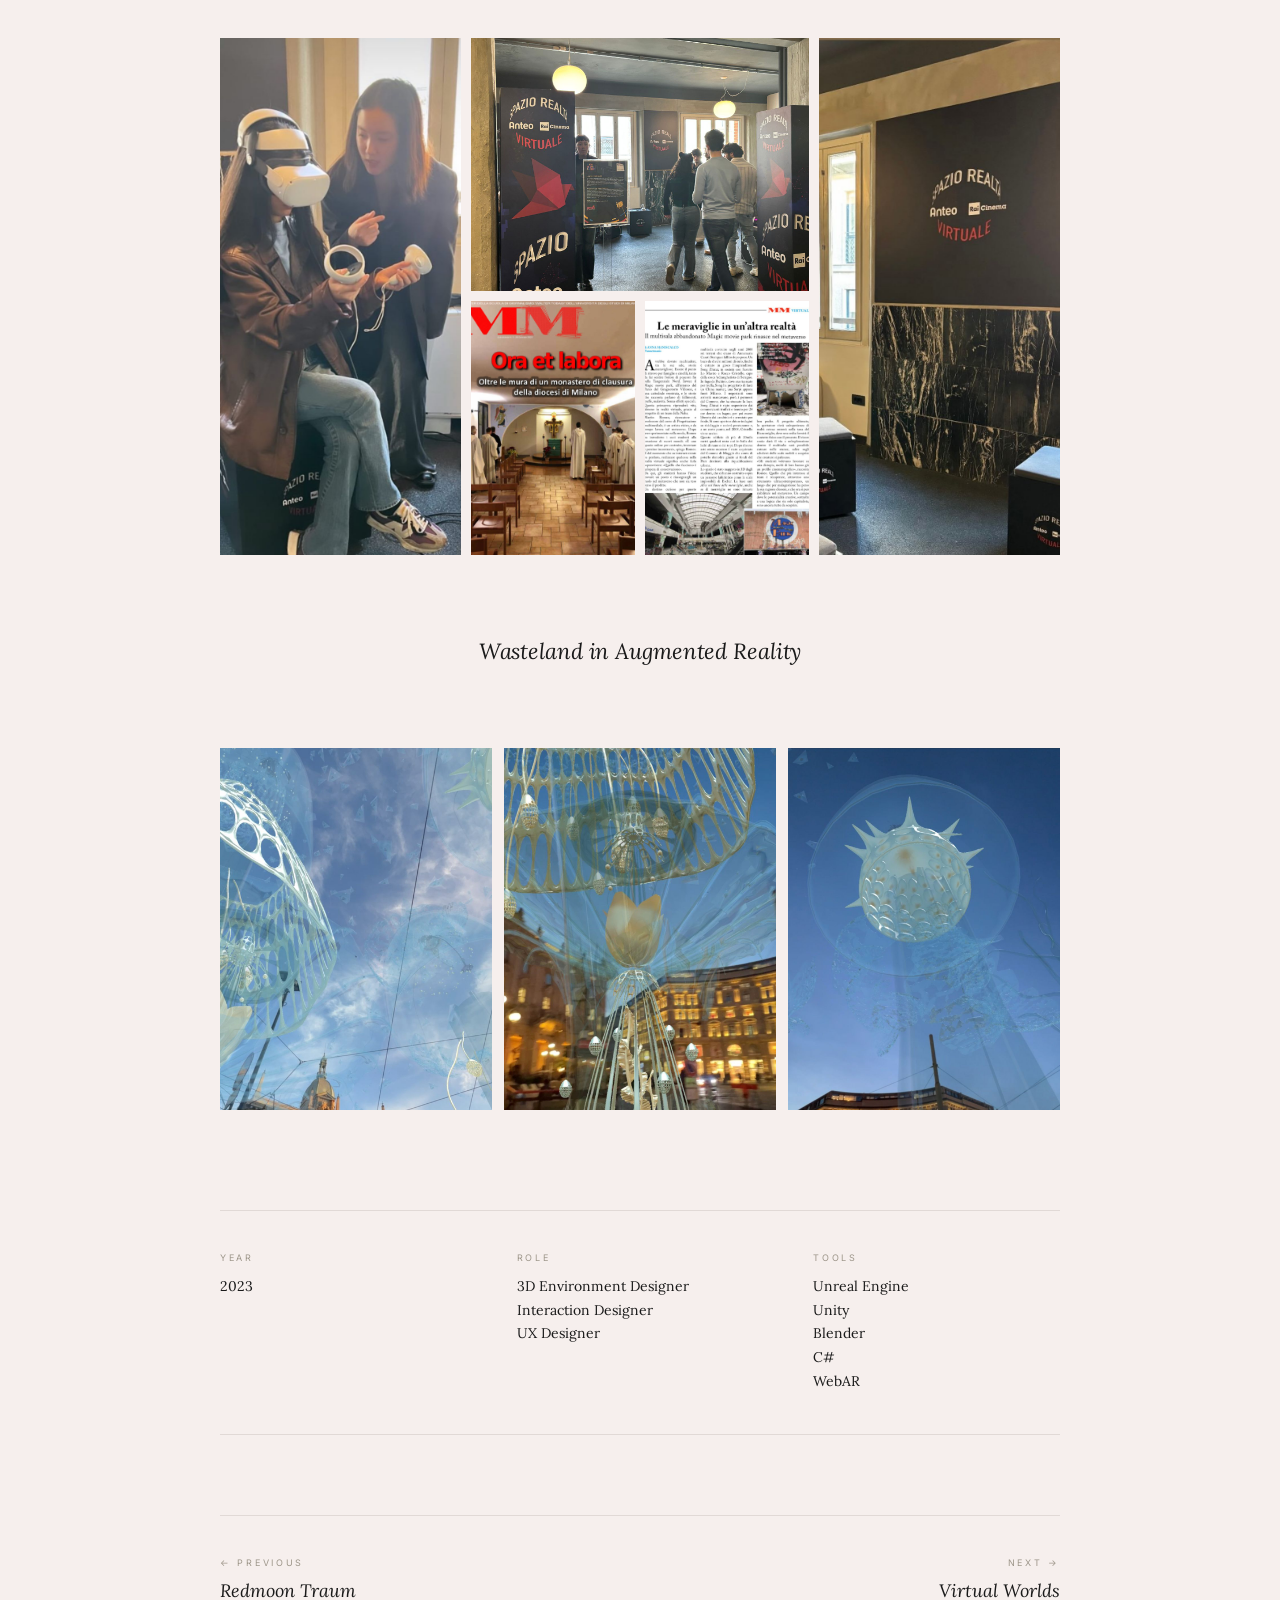
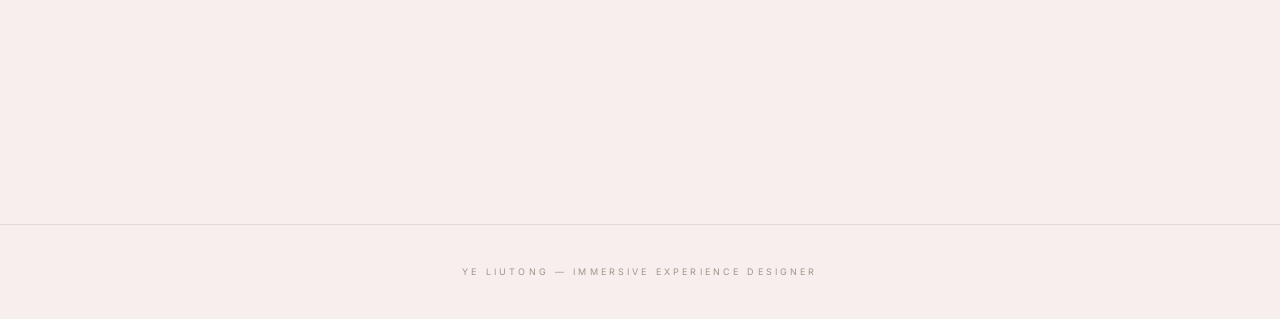
<file: projects/wasteland.html>
<!DOCTYPE html>
<html lang="en">
<head>
<meta charset="UTF-8" />
<meta name="viewport" content="width=device-width, initial-scale=1.0" />
<title>Wasteland — Ye Liutong</title>

<link rel="preconnect" href="https://fonts.googleapis.com" />
<link rel="preconnect" href="https://fonts.gstatic.com" crossorigin />
<link href="https://fonts.googleapis.com/css2?family=Lora:ital,wght@0,400;0,500;0,600;0,700;1,400;1,500&family=Inter:wght@400;500;600&display=swap" rel="stylesheet" />

<link rel="stylesheet" href="project.css" />
</head>
<body>

<!-- Mobile / tablet lockout: shown only when viewport < 900px -->
<div class="mobile-block">
  <p>For the best experience, please open this portfolio on a desktop browser.</p>
</div>


<header class="proj-header">
  <a class="back-link" href="../index.html" aria-label="Back to portfolio">
    <svg viewBox="0 0 24 24" fill="none" stroke="currentColor" stroke-width="1.2" stroke-linecap="round" stroke-linejoin="round" aria-hidden="true">
      <line x1="19" y1="12" x2="5" y2="12"></line>
      <polyline points="12 19 5 12 12 5"></polyline>
    </svg>
    <span>Portfolio</span>
  </a>
  <span class="proj-chapter">( VIRTUAL REALITY )</span>
  <span class="proj-author">YE LIUTONG</span>
</header>

<main class="proj-main">


  <section class="proj-hero">
    <div class="proj-meta">Collaborative · VR · Dystopia</div>
    <h1 class="proj-title">Wasteland</h1>
    <p class="proj-tagline">A dystopian journey through the ruins of Wonderland.</p>
  </section>

<section class="proj-body"><p class="center-italic">Wasteland is what remains of Wonderland.</p></section>

  <figure class="proj-figure proj-figure--row cols-2 ratio-16-9 has-ratio tight">
    <img src="../images/wasteland1.jpg" alt="" />
      <img src="../images/wasteland2.jpg" alt="" />
    
  </figure>

  <figure class="proj-figure proj-figure--row cols-2 ratio-16-9 has-ratio tight">
    <img src="../images/wasteland3.jpg" alt="" />
      <img src="../images/wasteland4.jpg" alt="" />
    
  </figure>
<section class="proj-body"><p>Carroll&rsquo;s world ended with a dark warning — &ldquo;The future will be black&rdquo; — and in this project, that future has come true. A new Alice is called to return to this contaminated land, where time has stopped and only ruins remain. In this static and desolate world, Wonderland collapses into the eco-monster of Movie Park, a vast shopping centre turned into a landfill.</p><p>Wasteland is both an escape from reality and a way of returning to it with greater awareness. Its world mirrors our own: a place shaped by uncontrolled growth, waste and collapse. The explorer can either surrender to this alien space or follow the traces of the White Rabbit through the wreckage.</p><p>The project acts as a warning. In a world at risk of collapse, it is the human animal that disappears, while the rest of nature recalibrates and survives. If humanity fails to reconnect with its own mutable nature, it is destined for extinction — and for the ruins it leaves behind.</p></section>

  <figure class="proj-figure proj-figure--jigsaw">
    <img src="../images/wastelandpubblication1.jpg" alt="" />
    <img src="../images/wastelandpubblication2.jpg" alt="" />
    <img src="../images/wastelandpubblication3.jpg" alt="" />
    <div class="jigsaw-bottom-pair">
      <img src="../images/wastelandpubblication4.jpg" alt="" />
      <img src="../images/wastelandpubblication5.jpg" alt="" />
    </div>
    
  </figure>
<section class="proj-body"><h2 class="center">Wasteland in Augmented Reality</h2></section>

  <figure class="proj-figure proj-figure--row cols-3 ratio-3-4 has-ratio">
    <img src="../images/wastelandAR1.jpg" alt="" />
      <img src="../images/wastelandAR2.jpg" alt="" />
      <img src="../images/wastelandAR3.jpg" alt="" />
    
  </figure>


  <aside class="proj-meta-block">
    
    <div>
      <div class="meta-key">Year</div>
      <div class="meta-val">2023</div>
    </div>
    <div>
      <div class="meta-key">Role</div>
      <ul class="meta-list"><li>3D Environment Designer</li><li>Interaction Designer</li><li>UX Designer</li></ul>
    </div>
    <div>
      <div class="meta-key">Tools</div>
      <ul class="meta-list"><li>Unreal Engine</li><li>Unity</li><li>Blender</li><li>C#</li><li>WebAR</li></ul>
    </div>
  </aside>


  <nav class="proj-nav" aria-label="Project navigation">
    
    <a class="nav-prev" href="redmoon-traum.html">
      <span class="nav-label">← Previous</span>
      <span class="nav-title">Redmoon Traum</span>
    </a>
    
    <a class="nav-next" href="virtual-worlds.html">
      <span class="nav-label">Next →</span>
      <span class="nav-title">Virtual Worlds</span>
    </a>
  </nav>

</main>


<footer class="proj-footer">
  <span>YE LIUTONG &mdash; IMMERSIVE EXPERIENCE DESIGNER</span>
</footer>

</body>
</html>
</file>
<file: style.css>
/* ============================================
   YE LIUTONG — PORTFOLIO  (v3)
   Watercolor-paper aesthetic, real-bookmark logic
   ============================================ */

:root {
  --bg: #ffffff;

  /* Paper colors — sampled from reference (rgb 246,239,237) */
  --paper:        #f6efed;
  --paper-edge:   #e8e0dd;   /* slightly darker for stack stripes */
  --paper-shadow: rgba(60, 35, 25, 0.10);

  --ink:      #1a1a1a;
  --ink-soft: #5a5247;
  --ink-mute: #9d968a;

  /* Cover */
  --cover-pink:      #e8c4c0;
  --cover-pink-dark: #c89a96;
  --cover-pink-deep: #a07570;

  --serif: 'Lora', Georgia, serif;
  --sans:  'Inter', -apple-system, BlinkMacSystemFont, sans-serif;

  /* Book sizing */
  --page-w: 360px;
  --page-h: 500px;

  /* Tabs */
  --tab-w: 130px;   /* width of visible tab strip */
  --tab-h: 28px;
  --tab-gap: 6px;
}

* { box-sizing: border-box; margin: 0; padding: 0; }

html, body {
  height: 100%;
  background: var(--bg);
  color: var(--ink);
  font-family: var(--serif);
  overflow: hidden;
  -webkit-font-smoothing: antialiased;
  -moz-osx-font-smoothing: grayscale;
}

body {
  display: flex;
  flex-direction: column;
  height: 100vh;
}

/* ============================================
   TOP HEADER
   ============================================ */
.top-header {
  height: 70px;
  display: flex;
  align-items: center;
  justify-content: center;
  font-family: var(--serif);
  font-style: italic;
  font-size: 13px;
  letter-spacing: 0.25em;
  color: var(--ink-soft);
  flex-shrink: 0;
}

#current-chapter { transition: opacity 0.4s ease; }

/* ============================================
   STAGE
   ============================================ */
.stage {
  flex: 1;
  display: flex;
  align-items: center;
  justify-content: center;
  position: relative;
  padding: 30px 40px;
  min-height: 0;
}

/* ============================================
   BOOK SHELL
   Holds book + tabs + thickness stripes.
   Width = 2 × page (spread).
   In cover-mode shifts left so the visible right-half cover is centered.
   ============================================ */
.book-shell {
  position: relative;
  width: calc(2 * var(--page-w));
  height: var(--page-h);
  transition: transform 700ms cubic-bezier(0.65, 0, 0.35, 1);
  /* Default = cover-mode: cover sits in right half; shift LEFT by half page to center it */
  transform: translateX(calc(-1 * var(--page-w) / 2));
}

.book-shell.is-spread {
  transform: translateX(0);
}

/* ============================================
   BOOK
   ============================================ */
.book {
  position: relative;
  width: 100%;
  height: 100%;
  z-index: 2;             /* In FRONT of tabs, so book covers overlap of tabs */
  filter:
    drop-shadow(0 16px 22px rgba(60, 40, 20, 0.16))
    drop-shadow(0 4px 8px  rgba(60, 40, 20, 0.08));
}

/* ============================================
   BOOK THICKNESS — vertical paper-stack stripes ONLY on left & right sides.
   No bottom strip. Disappears immediately when on cover (no lag).
   ============================================ */
.side-edges-left,
.side-edges-right {
  position: absolute;
  top: 4px;
  bottom: 4px;
  width: 12px;
  pointer-events: none;
  z-index: -1;
  /* Vertical lines = many thin pages stacked, viewed from the side.
     Denser stripes for a richer "stack of paper" look. */
  background:
    linear-gradient(to right,
      rgba(0,0,0,0.05) 0%,
      transparent 30%,
      transparent 70%,
      rgba(0,0,0,0.10) 100%
    ),
    repeating-linear-gradient(
      to right,
      var(--paper-edge) 0,
      var(--paper-edge) 1px,
      #c8bea0 1px,
      #c8bea0 2px
    );
  border-radius: 1px;
  box-shadow: inset 0 1px 1px rgba(0,0,0,0.06);
}

/* Mirror the inner-shadow gradient for the LEFT side */
.side-edges-left {
  background:
    linear-gradient(to right,
      rgba(0,0,0,0.10) 0%,
      transparent 30%,
      transparent 70%,
      rgba(0,0,0,0.05) 100%
    ),
    repeating-linear-gradient(
      to right,
      var(--paper-edge) 0,
      var(--paper-edge) 1px,
      #c8bea0 1px,
      #c8bea0 2px
    );
}

/* In spread-mode, edges hug the spread's outer edges */
.book-shell.is-spread .side-edges-left  { left: -10px;  opacity: 1; }
.book-shell.is-spread .side-edges-right { right: -10px; opacity: 1; }

/* In cover-mode, only the right half is visible; hide left edge, show right edge at right of visible book */
.book-shell:not(.is-spread) .side-edges-left  { left: 50%;   opacity: 0; }
.book-shell:not(.is-spread) .side-edges-right { right: -10px; opacity: 1; }

/* ============================================
   COVER
   ============================================ */
.page--cover {
  background:
    radial-gradient(ellipse at 30% 20%, rgba(255,255,255,0.12), transparent 50%),
    radial-gradient(ellipse at 70% 80%, rgba(0,0,0,0.10), transparent 50%),
    linear-gradient(135deg, var(--cover-pink) 0%, var(--cover-pink-dark) 100%) !important;
  overflow: hidden;
}

.page--cover::before {
  content: '';
  position: absolute;
  inset: 0;
  background-image:
    radial-gradient(circle at 20% 30%, rgba(0,0,0,0.05) 1px, transparent 1.5px),
    radial-gradient(circle at 80% 70%, rgba(0,0,0,0.05) 1px, transparent 1.5px),
    radial-gradient(circle at 50% 50%, rgba(255,255,255,0.06) 1px, transparent 1.5px);
  background-size: 8px 8px, 12px 12px, 6px 6px;
  pointer-events: none;
  opacity: 0.6;
}

.page--cover::after {
  content: '';
  position: absolute;
  inset: 24px;
  border: 1px solid rgba(0, 0, 0, 0.10);
  box-shadow:
    inset 0 1px 0 rgba(255, 255, 255, 0.20),
    inset 0 -1px 0 rgba(0, 0, 0, 0.12);
  pointer-events: none;
}

.cover-content {
  position: absolute;
  inset: 0;
  display: flex;
  flex-direction: column;
  align-items: center;
  justify-content: center;
  text-align: center;
  z-index: 1;
}

.cover-name {
  font-family: var(--serif);
  font-weight: 500;
  font-size: clamp(20px, 3.4vw, 32px);
  letter-spacing: 0.18em;
  color: var(--cover-pink-deep);
  text-shadow:
    -1px -1px 1px rgba(255, 255, 255, 0.35),
     1px  1px 2px rgba(80, 40, 40, 0.40),
     0    0   1px rgba(80, 40, 40, 0.20);
  margin-bottom: 12px;
}

.cover-divider {
  width: 36px;
  height: 1px;
  background: var(--cover-pink-deep);
  opacity: 0.45;
  margin: 12px 0;
}

.cover-subtitle {
  font-family: var(--serif);
  font-style: italic;
  font-size: 11px;
  letter-spacing: 0.3em;
  color: var(--cover-pink-deep);
  opacity: 0.7;
  text-transform: uppercase;
  text-shadow:
    -1px -1px 0 rgba(255, 255, 255, 0.25),
     1px  1px 1px rgba(80, 40, 40, 0.30);
}

/* ============================================
   INTERIOR PAGES — watercolor-paper texture from image
   ============================================ */
.page {
  background-color: var(--paper);
  background-image: url('paper-ref.webp');
  background-size: 100% 100%;
  background-repeat: no-repeat;
  position: relative;
  overflow: visible;
}

/* Spine-side shadow */
.page--left::after {
  content: '';
  position: absolute;
  top: 0;
  right: 0;
  bottom: 0;
  width: 24px;
  background: linear-gradient(to left, rgba(0,0,0,0.10), transparent);
  pointer-events: none;
  z-index: 1;
}
.page--right::after {
  content: '';
  position: absolute;
  top: 0;
  left: 0;
  bottom: 0;
  width: 24px;
  background: linear-gradient(to right, rgba(0,0,0,0.10), transparent);
  pointer-events: none;
  z-index: 1;
}

/* Page number */
.page-number {
  position: absolute;
  bottom: 22px;
  left: 50%;
  transform: translateX(-50%);
  font-family: var(--serif);
  font-style: italic;
  font-size: 10px;
  color: var(--ink-mute);
  letter-spacing: 0.1em;
  z-index: 3;
}

/* ============================================
   PAGE LAYOUTS
   ============================================ */

/* Project: LEFT page = text */
.page-text {
  display: flex;
  flex-direction: column;
  justify-content: center;
  padding: 60px 50px;
}

.project-meta {
  font-family: var(--sans);
  font-size: 9px;
  letter-spacing: 0.3em;
  color: var(--ink-mute);
  text-transform: uppercase;
  margin-bottom: 16px;
}

.project-title {
  font-family: var(--serif);
  font-weight: 500;
  font-size: clamp(22px, 2.4vw, 30px);
  line-height: 1.15;
  color: var(--ink);
  margin-bottom: 14px;
  letter-spacing: -0.005em;
}

.project-year {
  font-family: var(--serif);
  font-style: italic;
  font-size: 12px;
  color: var(--ink-soft);
  margin-bottom: 22px;
}

.project-divider {
  width: 28px;
  height: 1px;
  background: var(--ink-mute);
  margin: 22px 0;
}

.project-blurb {
  font-family: var(--serif);
  font-size: 13px;
  line-height: 1.65;
  color: var(--ink-soft);
  max-width: 240px;
}

/* Project: RIGHT page = image */
.page-image {
  display: flex;
  align-items: center;
  justify-content: center;
  padding: 40px 30px;
}

.image-frame {
  display: flex;
  flex-direction: column;
  gap: 12px;
  width: 100%;
  height: 100%;
  align-items: center;
  justify-content: center;
}

/* portrait: link wrapper sized correctly */
.image-frame--portrait .image-link {
  width: 100%;
  max-width: 280px;
  aspect-ratio: 2/3;
  display: block;
}
.image-frame--portrait .image-link .placeholder-img,
.image-frame--portrait .image-link img {
  width: 100%;
  height: 100%;
}
.image-frame--portrait > .placeholder-img,
.image-frame--portrait > img {
  width: 100%;
  max-width: 280px;
  aspect-ratio: 2/3;
  object-fit: cover;
}

/* landscape (double image stack) */
.image-frame--landscape .placeholder-img,
.image-frame--landscape img {
  width: 100%;
  max-width: 290px;
  aspect-ratio: 16/9;
  object-fit: cover;
}

.placeholder-img {
  background: linear-gradient(135deg, #ddd2bb 0%, #c8bca0 100%);
  display: flex !important;
  align-items: center;
  justify-content: center;
  font-family: var(--sans);
  font-size: 9px;
  letter-spacing: 0.3em;
  color: rgba(70, 50, 25, 0.45);
  text-transform: uppercase;
}

.image-link {
  cursor: pointer;
  transition: transform 0.4s cubic-bezier(0.2, 0, 0.2, 1);
  display: block;
  text-decoration: none;
  color: inherit;
}

.image-link:hover { transform: scale(1.015); }

.image-link:visited,
.image-link:focus,
.image-link:active {
  color: inherit;
  text-decoration: none;
}

/* Prose pages (about / contact) */
.page-prose {
  display: flex;
  flex-direction: column;
  justify-content: center;
  padding: 60px 50px;
}

.page-prose .meta-label {
  font-family: var(--sans);
  font-size: 9px;
  letter-spacing: 0.3em;
  color: var(--ink-mute);
  text-transform: uppercase;
  margin-bottom: 12px;
}

.page-prose h1 {
  font-family: var(--serif);
  font-weight: 500;
  font-size: 28px;
  margin-bottom: 22px;
  letter-spacing: -0.005em;
}

.page-prose p {
  font-family: var(--serif);
  font-size: 13px;
  line-height: 1.7;
  color: var(--ink);
  margin-bottom: 14px;
}

.contact-list { list-style: none; margin-top: 20px; }

.contact-list li {
  font-family: var(--serif);
  font-size: 13px;
  line-height: 2;
  display: flex;
  gap: 20px;
  border-bottom: 1px solid rgba(0,0,0,0.06);
  padding: 6px 0;
}

.contact-list .label {
  font-family: var(--sans);
  font-size: 9px;
  letter-spacing: 0.25em;
  text-transform: uppercase;
  color: var(--ink-mute);
  min-width: 70px;
  align-self: center;
}

.contact-list a {
  color: var(--ink);
  text-decoration: none;
  border-bottom: 1px solid transparent;
  transition: border-color 0.2s;
}

.contact-list a:hover { border-bottom-color: var(--ink); }

/* ============================================
   CHAPTER OPENER — RIGHT page only.
   Left page is BLANK (we render a separate blank-left page).
   ============================================ */
.page-chapter-opener {
  display: flex;
  align-items: center;
  justify-content: center;
  padding: 50px 40px;
  text-align: center;
}

.chapter-opener-inner {
  display: flex;
  flex-direction: column;
  align-items: center;
  gap: 14px;
}

.chapter-opener-label {
  font-family: var(--sans);
  font-size: 9px;
  letter-spacing: 0.4em;
  color: var(--ink-mute);
  text-transform: uppercase;
}

.chapter-opener-title {
  font-family: var(--serif);
  font-style: italic;
  font-weight: 400;
  font-size: clamp(28px, 3vw, 42px);
  color: var(--ink);
  line-height: 1.05;
  letter-spacing: -0.005em;
}

.chapter-opener-divider {
  width: 28px;
  height: 1px;
  background: var(--ink-mute);
  margin-top: 6px;
}

/* ============================================
   STICKY-TAB STRIPS — bookmark-style, ALWAYS visible
   Tabs sit BEHIND the book (z-index < book's). The portion that sticks out
   past the book's edge is visible; the portion that overlaps the book is
   hidden by the book — exactly like a real bookmark tucked into pages.

   Each tab has a FIXED top (set via inline style from JS), so positions
   never reflow when chapters move between left/right strips.

   Each tab also has a small HORIZONTAL STAGGER (--tab-stagger) so earlier
   chapters appear tucked slightly deeper into the book spine — like real
   bookmarks at different page depths.
   ============================================ */
.tab-strip {
  position: absolute;
  top: 60px;
  bottom: 0;
  z-index: 1;             /* BEHIND the book */
  pointer-events: none;
  width: var(--tab-w);
}

.tab-strip > * { pointer-events: auto; }

/* Left strip: anchored to LEFT EDGE of the visible spread.
   Mostly outside the book; only a small overlap is hidden behind the book. */
.tab-strip--left {
  left: 0;
  /* Push outside; small overlap (14px) tucked under the book */
  transform: translateX(calc(-1 * var(--tab-w) + 14px));
}

/* Right strip: anchored to RIGHT EDGE. */
.tab-strip--right {
  right: 0;
  transform: translateX(calc(var(--tab-w) - 14px));
}

/* In cover-mode, hide the left strip (no chapters are "behind" yet) */
.book-shell:not(.is-spread) .tab-strip--left  { display: none; }

.tab {
  position: absolute;            /* fixed-top per-tab via inline style */
  /* top is set inline by JS */
  background: var(--tab-color, #e0e0e0);
  border: none;
  height: var(--tab-h);
  width: var(--tab-w);
  font-family: var(--sans);
  font-size: 9px;
  font-weight: 500;
  letter-spacing: 0.18em;
  color: rgba(40, 30, 20, 0.7);
  text-transform: uppercase;
  cursor: pointer;
  white-space: nowrap;
  display: flex;
  align-items: center;
  transition:
    transform 0.3s cubic-bezier(0.2, 0, 0.2, 1),
    filter 0.3s ease;
}

/* Left tabs: peek out to the left, rounded on left edge. The book-side
   (right) edge is clipped so the tab looks tucked into the book thickness.
   Text is pushed away from the book (toward the LEFT side of the tab) so it
   stays visible regardless of stagger / overlap. */
.tab-strip--left .tab {
  border-radius: 4px 0 0 4px;
  box-shadow:
    -2px 1px 4px rgba(0, 0, 0, 0.10),
    inset -1px 0 0 rgba(255, 255, 255, 0.30);
  padding: 0 36px 0 12px;        /* big right padding pushes text away from book edge */
  justify-content: flex-start;   /* text aligns to the outer (left) side */
  text-align: left;
  right: 0;
  transform: translateX(var(--tab-stagger, 0px));
}

.tab-strip--left .tab:hover {
  transform: translateX(calc(var(--tab-stagger, 0px) - 6px));
  filter: brightness(1.04);
}

/* Right tabs: peek out to the right. Text on the OUTER (right) side, away from book. */
.tab-strip--right .tab {
  border-radius: 0 4px 4px 0;
  box-shadow:
    2px 1px 4px rgba(0, 0, 0, 0.10),
    inset 1px 0 0 rgba(255, 255, 255, 0.30);
  padding: 0 12px 0 36px;        /* big left padding pushes text away from book edge */
  justify-content: flex-end;     /* text aligns to the outer (right) side */
  text-align: right;
  left: 0;
  transform: translateX(calc(-1 * var(--tab-stagger, 0px)));
}

.tab-strip--right .tab:hover {
  transform: translateX(calc(-1 * var(--tab-stagger, 0px) + 6px));
  filter: brightness(1.04);
}

/* Active = current chapter. Use stronger contrast (not the hidden dot) */
.tab.is-active {
  filter: brightness(0.9) saturate(1.25);
  font-weight: 700;
  color: rgba(20, 15, 10, 1);
  letter-spacing: 0.22em;
}

/* ============================================
   BOTTOM CREDIT
   ============================================ */
.bottom-credit {
  height: 50px;
  display: flex;
  align-items: center;
  justify-content: center;
  font-family: var(--sans);
  font-size: 9px;
  letter-spacing: 0.35em;
  color: var(--ink-mute);
  text-transform: uppercase;
  flex-shrink: 0;
}

/* ============================================
   StPageFlip overrides
   ============================================ */
.stf__parent { user-select: none; }
.stf__block  { box-shadow: none !important; }
.stf__item   { background-color: transparent; overflow: visible !important; }

.stf-page-wrapper,
.stf__item > .page,
.stf__item > .page--cover {
  width: 100%;
  height: 100%;
  position: absolute;
  inset: 0;
  overflow: visible;
}

.stf__outerShadow,
.stf__innerShadow,
.stf__hardShadow,
.stf__hardInnerShadow {
  opacity: 0.5 !important;
  mix-blend-mode: multiply;
}

/* ============================================
   MOBILE / TABLET LOCKOUT
   On screens < 900px wide, hide the whole portfolio and show a single
   message asking the user to open on desktop.
   ============================================ */

/* By default (desktop): hide the message */
.mobile-block {
  display: none;
}

@media (max-width: 900px) {
  /* Hide the whole book + chrome */
  body > .top-header,
  body > .stage,
  body > .bottom-credit { display: none; }

  /* Show the lockout message — full screen, watercolor paper background, Lora */
  .mobile-block {
    display: flex;
    position: fixed;
    inset: 0;
    align-items: center;
    justify-content: center;
    padding: 36px;
    background-color: var(--paper);
    background-image: url('paper-ref.webp');
    background-size: cover;
    background-position: center;
    background-repeat: no-repeat;
    z-index: 9999;
  }

  .mobile-block p {
    font-family: var(--serif);
    font-size: 16px;
    line-height: 1.55;
    letter-spacing: 0.01em;
    color: var(--ink);
    text-align: center;
    max-width: 320px;
    margin: 0;
  }
}
</file>
<file: projects/project.css>
/* ============================================
   PROJECT DETAIL PAGE
   Continuation of the book aesthetic — same paper, same Lora, same palette.
   Editorial single-column layout.
   ============================================ */

:root {
  --paper-bg:     #f6efed;
  --paper-warm:   #f0e9e5;
  --ink:          #1a1a1a;
  --ink-soft:     #5a5247;
  --ink-mute:     #9d968a;
  --rule:         rgba(40, 25, 15, 0.10);
  --serif:        'Lora', Georgia, serif;
  --sans:         'Inter', -apple-system, BlinkMacSystemFont, sans-serif;
  --max-text:     620px;
  --max-content:  920px;
}

* { box-sizing: border-box; margin: 0; padding: 0; }

html, body {
  background: var(--paper-bg);
  color: var(--ink);
  font-family: var(--serif);
  -webkit-font-smoothing: antialiased;
  -moz-osx-font-smoothing: grayscale;
  line-height: 1.5;
  min-height: 100vh;
}

body {
  /* Use the same paper texture as the book pages */
  background-color: var(--paper-bg);
  background-image: url('../paper-ref.webp');
  background-size: 800px auto;
  background-repeat: repeat;
  background-attachment: fixed;
}

/* ============================================
   HEADER — small fixed strip at top
   ============================================ */
.proj-header {
  position: sticky;
  top: 0;
  z-index: 50;
  display: grid;
  grid-template-columns: 1fr auto 1fr;
  align-items: center;
  padding: 22px 40px;
  background: rgba(246, 239, 237, 0.85);
  backdrop-filter: blur(12px);
  -webkit-backdrop-filter: blur(12px);
  border-bottom: 1px solid var(--rule);
  font-family: var(--sans);
  font-size: 10px;
  letter-spacing: 0.25em;
  text-transform: uppercase;
  color: var(--ink-soft);
}

.back-link {
  display: inline-flex;
  align-items: center;
  gap: 10px;
  color: var(--ink-soft);
  text-decoration: none;
  transition: color 0.2s;
  justify-self: start;
}

.back-link:hover { color: var(--ink); }
.back-link svg  { width: 14px; height: 14px; }

.proj-chapter {
  font-family: var(--serif);
  font-style: italic;
  font-size: 11px;
  letter-spacing: 0.25em;
  color: var(--ink-soft);
  text-transform: none;
}

.proj-author {
  justify-self: end;
  font-size: 9px;
  letter-spacing: 0.3em;
}

/* ============================================
   HERO
   ============================================ */
.proj-main {
  max-width: var(--max-content);
  margin: 0 auto;
  padding: 90px 40px 140px;
}

.proj-hero {
  text-align: center;
  margin-bottom: 90px;
}

.proj-meta {
  font-family: var(--sans);
  font-size: 10px;
  letter-spacing: 0.35em;
  text-transform: uppercase;
  color: var(--ink-mute);
  margin-bottom: 32px;
}

.proj-title {
  font-family: var(--serif);
  font-weight: 500;
  font-size: clamp(40px, 5.5vw, 72px);
  line-height: 1.05;
  letter-spacing: -0.015em;
  margin-bottom: 28px;
  color: var(--ink);
}

.proj-tagline {
  font-family: var(--serif);
  font-style: italic;
  font-size: clamp(15px, 1.6vw, 18px);
  color: var(--ink-soft);
  letter-spacing: 0.01em;
  max-width: 540px;
  margin: 0 auto;
  line-height: 1.5;
}

/* ============================================
   FIGURE — image blocks with captions
   Layouts:
   - --full: 1 image full width (set aspect via inline ratio class or default 16:9)
   - --portrait: single portrait image, max-width
   - --pair: 2 images side by side (4:3 default)
   - --grid: 4 images in 2x2
   - --row-2 / --row-3 / --row-4 / --row-5: N images side by side, equal widths
   - --gallery: magazine-spread style — flexible mixed-aspect images, wraps
   - --ratio-* : enforce specific aspect ratio
   ============================================ */
.proj-figure {
  margin: 70px 0;
}

.proj-figure--full,
.proj-figure--portrait {
  display: flex;
  justify-content: center;
}

.proj-figure--full img,
.proj-figure--full video,
.proj-figure--full .placeholder-img {
  width: 100%;
  max-width: var(--max-content);
  display: block;
}

/* Default 16:9 if no explicit ratio */
.proj-figure--full:not(.has-ratio) img,
.proj-figure--full:not(.has-ratio) video,
.proj-figure--full:not(.has-ratio) .placeholder-img {
  aspect-ratio: 16/9;
  object-fit: cover;
}

/* Aspect ratio modifiers (apply to figure or figure children) */
.proj-figure.ratio-16-9 img,
.proj-figure.ratio-16-9 video,
.proj-figure.ratio-16-9 .placeholder-img { aspect-ratio: 16/9; object-fit: cover; }

.proj-figure.ratio-4-3 img,
.proj-figure.ratio-4-3 video,
.proj-figure.ratio-4-3 .placeholder-img { aspect-ratio: 4/3; object-fit: cover; }

.proj-figure.ratio-3-4 img,
.proj-figure.ratio-3-4 video,
.proj-figure.ratio-3-4 .placeholder-img { aspect-ratio: 3/4; object-fit: cover; }

.proj-figure.ratio-9-16 img,
.proj-figure.ratio-9-16 video,
.proj-figure.ratio-9-16 .placeholder-img { aspect-ratio: 9/16; object-fit: cover; }

.proj-figure.ratio-1-1 img,
.proj-figure.ratio-1-1 video,
.proj-figure.ratio-1-1 .placeholder-img { aspect-ratio: 1/1; object-fit: cover; }

.proj-figure--portrait img,
.proj-figure--portrait .placeholder-img {
  max-width: 480px;
  width: 100%;
  aspect-ratio: 3/4;
  object-fit: cover;
}

.proj-figure--pair {
  display: grid;
  grid-template-columns: 1fr 1fr;
  gap: 14px;
}

.proj-figure--pair img,
.proj-figure--pair video,
.proj-figure--pair .placeholder-img {
  width: 100%;
  aspect-ratio: 4/3;
  object-fit: cover;
}

.proj-figure--grid {
  display: grid;
  grid-template-columns: repeat(2, 1fr);
  gap: 14px;
}

.proj-figure--grid img,
.proj-figure--grid .placeholder-img,
.proj-figure--grid img,
.proj-figure--grid video {
  width: 100%;
  aspect-ratio: 4/3;
  object-fit: cover;
}

/* Equal-width row of N images. Image aspect = whatever ratio modifier sets, default 4:3 */
.proj-figure--row {
  display: grid;
  gap: 12px;
}
.proj-figure--row img,
.proj-figure--row video,
.proj-figure--row .placeholder-img {
  width: 100%;
  height: auto;
  display: block;
}
.proj-figure--row.cols-2 { grid-template-columns: repeat(2, 1fr); }
.proj-figure--row.cols-3 { grid-template-columns: repeat(3, 1fr); }
.proj-figure--row.cols-4 { grid-template-columns: repeat(4, 1fr); }
.proj-figure--row.cols-5 { grid-template-columns: repeat(5, 1fr); }

/* Magazine-spread gallery — flexible, allows mixed aspect ratios */
.proj-figure--gallery {
  display: flex;
  flex-wrap: wrap;
  gap: 14px;
  justify-content: center;
  align-items: flex-start;
}
.proj-figure--gallery > * {
  flex: 0 0 auto;
  height: 280px;     /* uniform height, widths vary by image aspect */
}
.proj-figure--gallery img,
.proj-figure--gallery video,
.proj-figure--gallery .placeholder-img {
  height: 100%;
  width: auto;
  display: block;
}

/* Single centered image with no fixed aspect — let the file's natural ratio show */
.proj-figure--single {
  display: flex;
  justify-content: center;
}
.proj-figure--single img,
.proj-figure--single video {
  max-width: 100%;
  max-height: 80vh;
  width: auto;
  display: block;
}

/* Video styling */
.proj-figure video {
  background: #000;
}

/* Caption alignment within rows — apply to span-all if needed */
.proj-figure--row figcaption,
.proj-figure--gallery figcaption,
.proj-figure--grid figcaption {
  grid-column: 1 / -1;
  flex-basis: 100%;
}

/* Size modifiers — scale figure container */
.proj-figure.scale-50  { max-width: 50%; margin-left: auto; margin-right: auto; }
.proj-figure.scale-60  { max-width: 60%; margin-left: auto; margin-right: auto; }
.proj-figure.scale-75  { max-width: 75%; margin-left: auto; margin-right: auto; }
.proj-figure.scale-90  { max-width: 90%; margin-left: auto; margin-right: auto; }
.proj-figure.scale-120 { max-width: 100%; margin-left: auto; margin-right: auto; }
.proj-figure.scale-120 img,
.proj-figure.scale-120 video,
.proj-figure.scale-120 .placeholder-img { transform: none; }

/* Vertical pair — two images stacked, not side-by-side */
.proj-figure--vstack {
  display: flex;
  flex-direction: column;
  gap: 14px;
  align-items: center;
}
.proj-figure--vstack img,
.proj-figure--vstack video,
.proj-figure--vstack .placeholder-img {
  width: 100%;
  display: block;
}
.proj-figure--vstack.size-large img,
.proj-figure--vstack.size-large video,
.proj-figure--vstack.size-large .placeholder-img {
  /* used for digital-twin: 20% larger than default centered figure */
  max-width: 100%;
}

/* Tighter row gap — used between landscape rows that should feel like a series */
.proj-figure--row.tight {
  gap: 6px;
}

/* Tighter vertical gap between consecutive figures */
.proj-figure + .proj-figure {
  margin-top: 28px;
}

/* Wasteland publication: custom 5-image jigsaw layout
   Layout (3 columns, 2 rows):
     [ pub1 ] [ pub2     ] [ pub3 ]
     [      ] [ pub4 pub5] [      ]
   pub1 spans both rows on left, pub3 spans both rows on right,
   pub2 is in the top-middle, pub4 and pub5 split bottom-middle.
*/
.proj-figure--jigsaw {
  display: grid;
  grid-template-columns: 1fr 1.4fr 1fr;
  grid-template-rows: 1fr 1fr;
  gap: 10px;
  max-width: var(--max-content);
  margin: 60px auto;
}
.proj-figure--jigsaw > *:nth-child(1) { grid-column: 1; grid-row: 1 / 3; aspect-ratio: 3/4; }
.proj-figure--jigsaw > *:nth-child(2) { grid-column: 2; grid-row: 1; aspect-ratio: 4/3; }
.proj-figure--jigsaw > *:nth-child(3) { grid-column: 3; grid-row: 1 / 3; aspect-ratio: 3/4; }
.proj-figure--jigsaw > *:nth-child(4) { grid-column: 2; grid-row: 2; }
.proj-figure--jigsaw > *:nth-child(5) { grid-column: 2; grid-row: 2; }
/* The 4th and 5th items should split the middle-bottom cell horizontally.
   We re-grid the bottom-middle cell with a nested two-column grid via wrapper. */
.proj-figure--jigsaw .jigsaw-bottom-pair {
  grid-column: 2;
  grid-row: 2;
  display: grid;
  grid-template-columns: 1fr 1fr;
  gap: 10px;
}
.proj-figure--jigsaw .jigsaw-bottom-pair > * {
  width: 100%;
  height: 100%;
  aspect-ratio: 3/4;
}
.proj-figure--jigsaw img,
.proj-figure--jigsaw video,
.proj-figure--jigsaw .placeholder-img {
  width: 100%;
  height: 100%;
  object-fit: cover;
  display: block;
}

/* Centered single-line italic */
.proj-body p.center-italic {
  text-align: center;
  font-style: italic;
  font-size: clamp(16px, 2vw, 20px);
}

/* Centered subhead — used between sections inside a project */
.proj-body h2.center {
  text-align: center;
}

.proj-figure figcaption {
  margin-top: 16px;
  font-family: var(--sans);
  font-size: 10px;
  letter-spacing: 0.2em;
  text-transform: uppercase;
  color: var(--ink-mute);
  text-align: center;
}

.placeholder-img {
  background: linear-gradient(135deg, #ddd2bb 0%, #c8bca0 100%);
  display: flex;
  align-items: center;
  justify-content: center;
  font-family: var(--sans);
  font-size: 10px;
  letter-spacing: 0.3em;
  color: rgba(70, 50, 25, 0.45);
  text-transform: uppercase;
}

/* ============================================
   BODY TEXT
   ============================================ */
.proj-body {
  max-width: var(--max-text);
  margin: 0 auto;
}

.proj-body + .proj-figure,
.proj-figure + .proj-body {
  margin-top: 80px;
}

.proj-body h2 {
  font-family: var(--serif);
  font-style: italic;
  font-weight: 400;
  font-size: 22px;
  margin: 70px 0 22px;
  color: var(--ink);
  letter-spacing: -0.005em;
}

.proj-body h2:first-child { margin-top: 0; }

.proj-body p {
  font-family: var(--serif);
  font-size: 16px;
  line-height: 1.78;
  color: var(--ink);
  margin-bottom: 18px;
}

.proj-body p.lede {
  font-size: clamp(18px, 2vw, 22px);
  line-height: 1.55;
  color: var(--ink);
  margin-bottom: 30px;
  font-weight: 400;
}

.proj-body em { font-style: italic; }
.proj-body strong { font-weight: 600; }

.proj-body a {
  color: var(--ink);
  border-bottom: 1px solid var(--ink-mute);
  text-decoration: none;
  transition: border-color 0.2s;
}
.proj-body a:hover { border-bottom-color: var(--ink); }

/* Decorative section divider */
.proj-divider {
  width: 32px;
  height: 1px;
  background: var(--ink-mute);
  margin: 60px auto;
  border: none;
}

/* ============================================
   NUMBERED MODULE LIST — used in text-only project pages
   Each module = number + h3 title + paragraph, separated by hairlines.
   ============================================ */
.proj-modules {
  max-width: var(--max-text);
  margin: 0 auto;
  padding: 0;
  list-style: none;
}

.proj-modules > li {
  display: grid;
  grid-template-columns: 56px 1fr;
  gap: 0 24px;
  padding: 28px 0;
  border-top: 1px solid var(--rule);
}

.proj-modules > li:last-child {
  border-bottom: 1px solid var(--rule);
}

.proj-module-num {
  font-family: var(--sans);
  font-size: 10px;
  letter-spacing: 0.25em;
  color: var(--ink-mute);
  padding-top: 5px;
}

.proj-module-body h3 {
  font-family: var(--serif);
  font-style: italic;
  font-weight: 500;
  font-size: 18px;
  letter-spacing: -0.005em;
  color: var(--ink);
  margin: 0 0 10px 0;
}

.proj-module-body p {
  font-family: var(--serif);
  font-size: 15px;
  line-height: 1.7;
  color: var(--ink);
  margin: 0;
}

/* ============================================
   NOTICE BOX — for in-development / unavailable / disclaimer messages
   Bordered, subtle background, italic.
   ============================================ */
.proj-notice {
  max-width: var(--max-text);
  margin: 60px auto 0;
  padding: 22px 28px;
  border: 1px solid var(--rule);
  border-left: 2px solid var(--ink-mute);
  background: rgba(40, 25, 15, 0.025);
  font-family: var(--serif);
  font-style: italic;
  font-size: 14px;
  line-height: 1.55;
  color: var(--ink-soft);
}

.proj-notice .proj-notice-label {
  display: block;
  font-family: var(--sans);
  font-style: normal;
  font-size: 9px;
  letter-spacing: 0.3em;
  text-transform: uppercase;
  color: var(--ink-mute);
  margin-bottom: 8px;
}

/* ============================================
   META BLOCK — credits at bottom (3 columns, horizontal)
   Each column = one credit (Year, Role, Tools).
   Inside each column, use .meta-list to stack items one per line.
   ============================================ */
.proj-meta-block {
  max-width: var(--max-content);
  margin: 100px auto 0;
  padding: 40px 0;
  border-top: 1px solid var(--rule);
  border-bottom: 1px solid var(--rule);
  display: grid;
  grid-template-columns: repeat(3, 1fr);
  gap: 28px 50px;
  align-items: start;
}

/* On smaller widths fall back to 2 then 1 columns */
@media (max-width: 900px) {
  .proj-meta-block { grid-template-columns: repeat(2, 1fr); }
}

.meta-key {
  font-family: var(--sans);
  font-size: 9px;
  letter-spacing: 0.3em;
  text-transform: uppercase;
  color: var(--ink-mute);
  margin-bottom: 10px;
}

.meta-val {
  font-family: var(--serif);
  font-size: 14px;
  line-height: 1.6;
  color: var(--ink);
}

/* Stacked list of items inside a credit (one per line) */
.meta-list {
  list-style: none;
  margin: 0;
  padding: 0;
}
.meta-list li {
  font-family: var(--serif);
  font-size: 14px;
  line-height: 1.7;
  color: var(--ink);
}

.meta-val a {
  color: var(--ink);
  border-bottom: 1px solid var(--ink-mute);
  text-decoration: none;
  transition: border-color 0.2s;
}
.meta-val a:hover { border-bottom-color: var(--ink); }

/* ============================================
   PROJECT NAVIGATION (prev / next)
   ============================================ */
.proj-nav {
  max-width: var(--max-content);
  margin: 80px auto 0;
  display: grid;
  grid-template-columns: 1fr 1fr;
  gap: 30px;
  border-top: 1px solid var(--rule);
  padding-top: 40px;
}

.proj-nav a {
  display: flex;
  flex-direction: column;
  gap: 8px;
  color: var(--ink-soft);
  text-decoration: none;
  transition: color 0.2s;
  font-family: var(--sans);
  font-size: 10px;
  letter-spacing: 0.2em;
  text-transform: uppercase;
}

.proj-nav a:hover { color: var(--ink); }

.proj-nav .nav-label {
  font-size: 9px;
  letter-spacing: 0.3em;
  color: var(--ink-mute);
}

.proj-nav .nav-title {
  font-family: var(--serif);
  font-style: italic;
  font-size: 18px;
  letter-spacing: 0;
  text-transform: none;
  color: var(--ink);
}

.proj-nav .nav-prev { text-align: left; }
.proj-nav .nav-next { text-align: right; align-items: flex-end; }

/* ============================================
   FOOTER
   ============================================ */
.proj-footer {
  text-align: center;
  padding: 40px;
  font-family: var(--sans);
  font-size: 9px;
  letter-spacing: 0.35em;
  color: var(--ink-mute);
  text-transform: uppercase;
  border-top: 1px solid var(--rule);
  margin-top: 80px;
}

/* ============================================
   MOBILE / TABLET LOCKOUT (matches main book)
   On screens < 900px, hide the project page and show a single message.
   ============================================ */

.mobile-block {
  display: none;
}

@media (max-width: 900px) {
  body > .proj-header,
  body > .proj-main,
  body > .proj-footer { display: none; }

  .mobile-block {
    display: flex;
    position: fixed;
    inset: 0;
    align-items: center;
    justify-content: center;
    padding: 36px;
    background-color: var(--paper-bg);
    background-image: url('../paper-ref.webp');
    background-size: cover;
    background-position: center;
    background-repeat: no-repeat;
    z-index: 9999;
  }

  .mobile-block p {
    font-family: var(--serif);
    font-size: 16px;
    line-height: 1.55;
    letter-spacing: 0.01em;
    color: var(--ink);
    text-align: center;
    max-width: 320px;
    margin: 0;
  }
}
</file>
